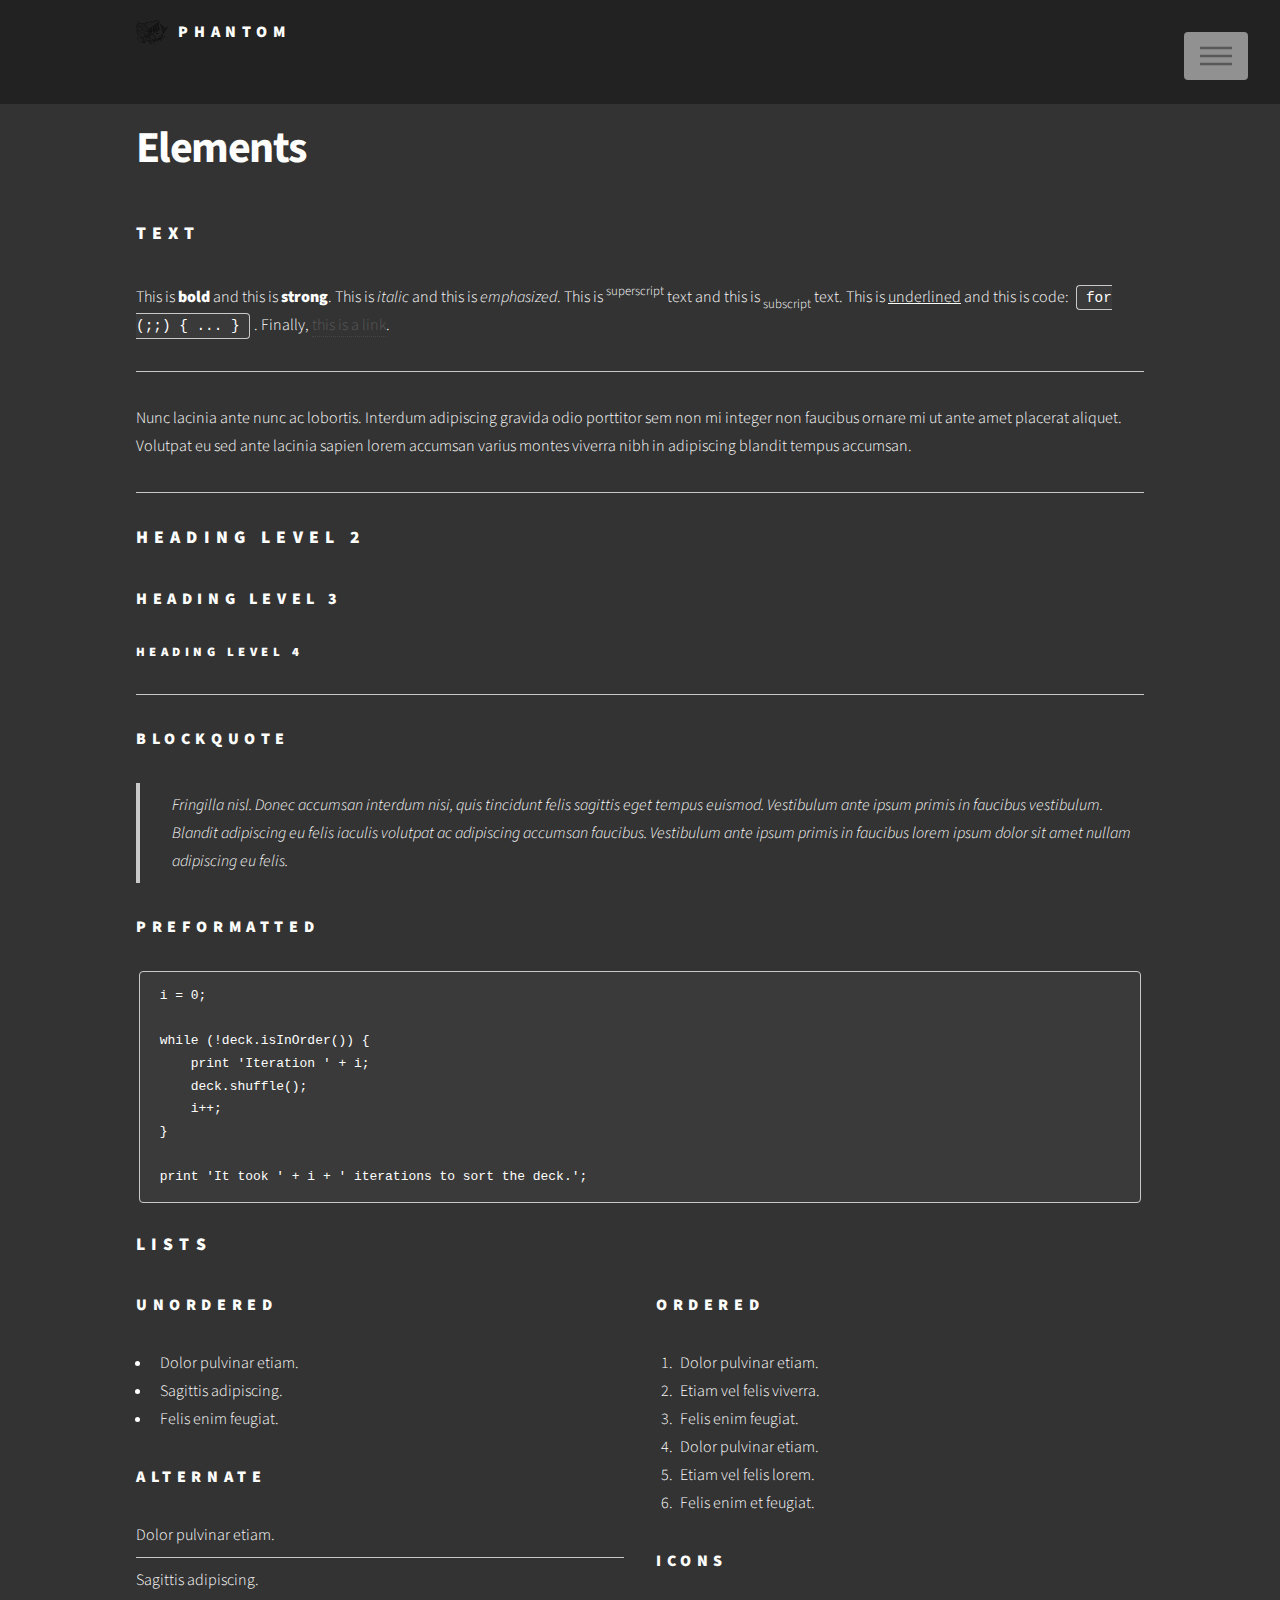
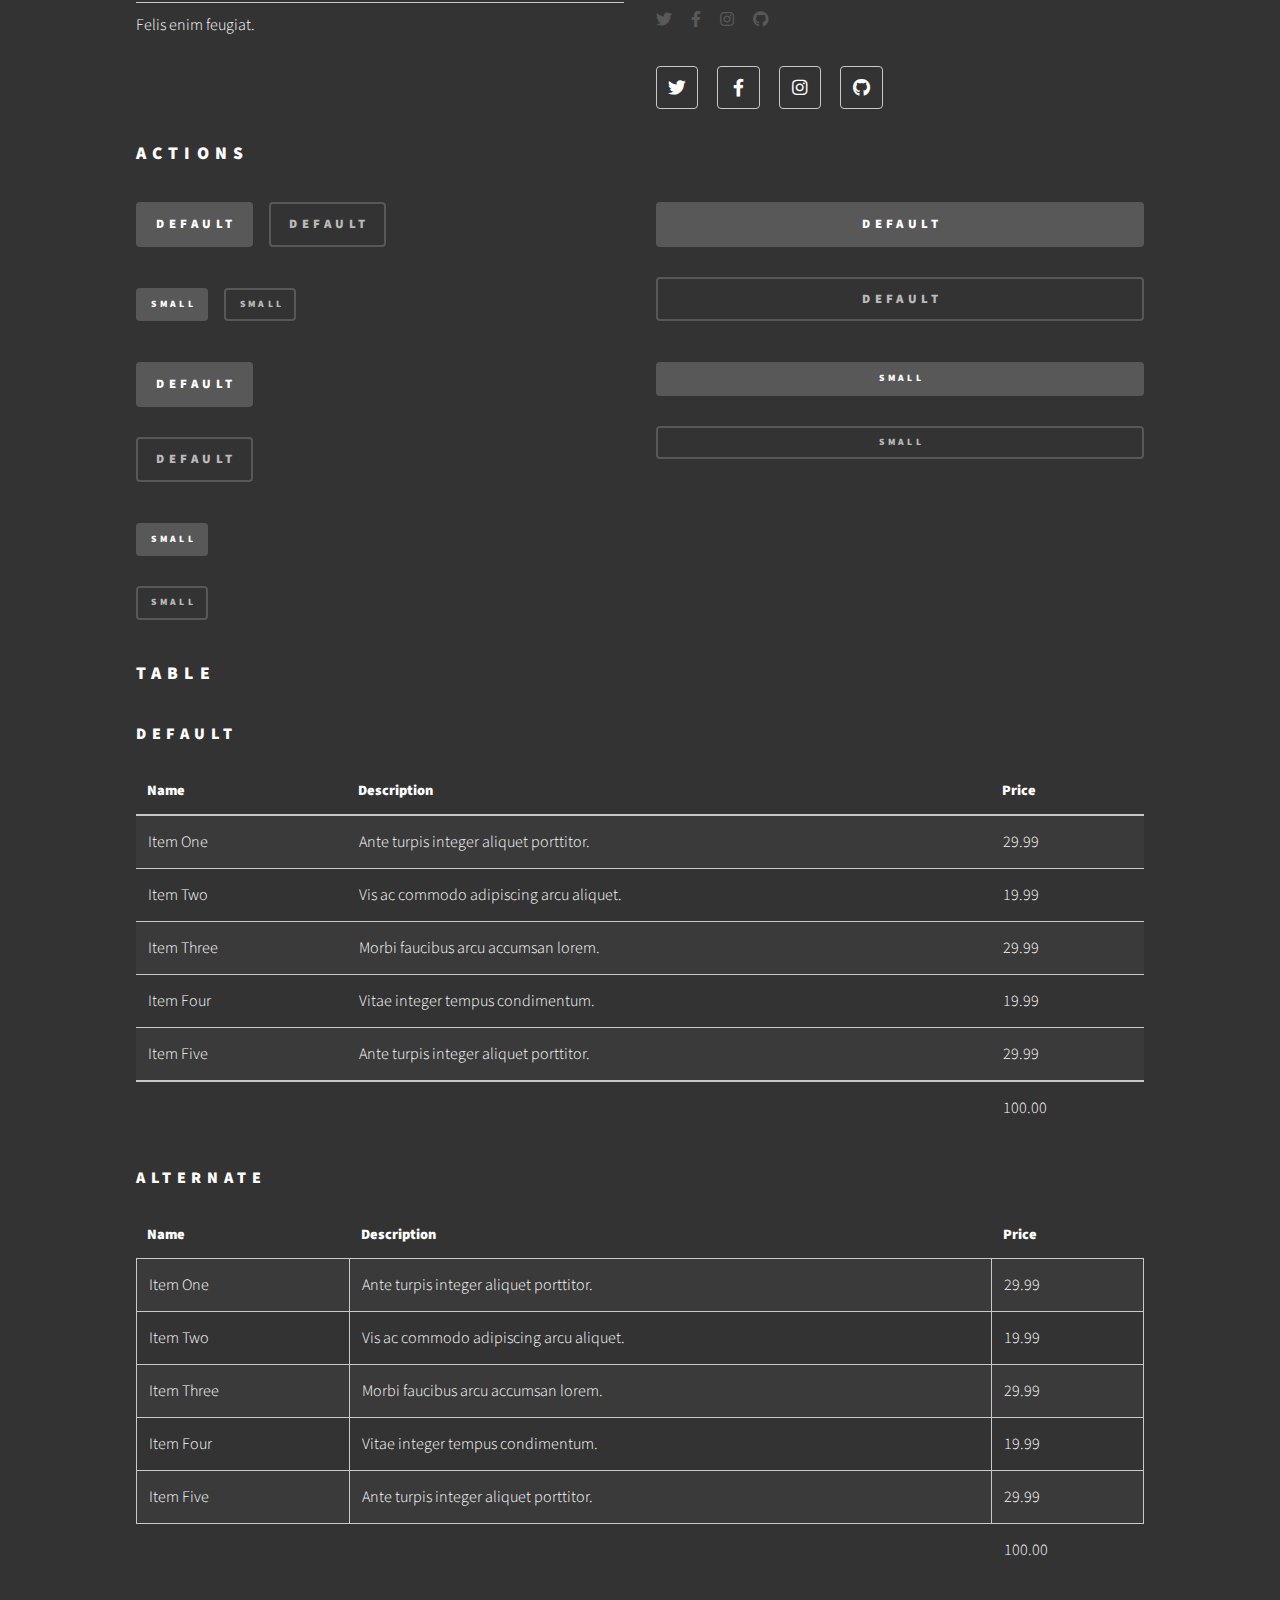
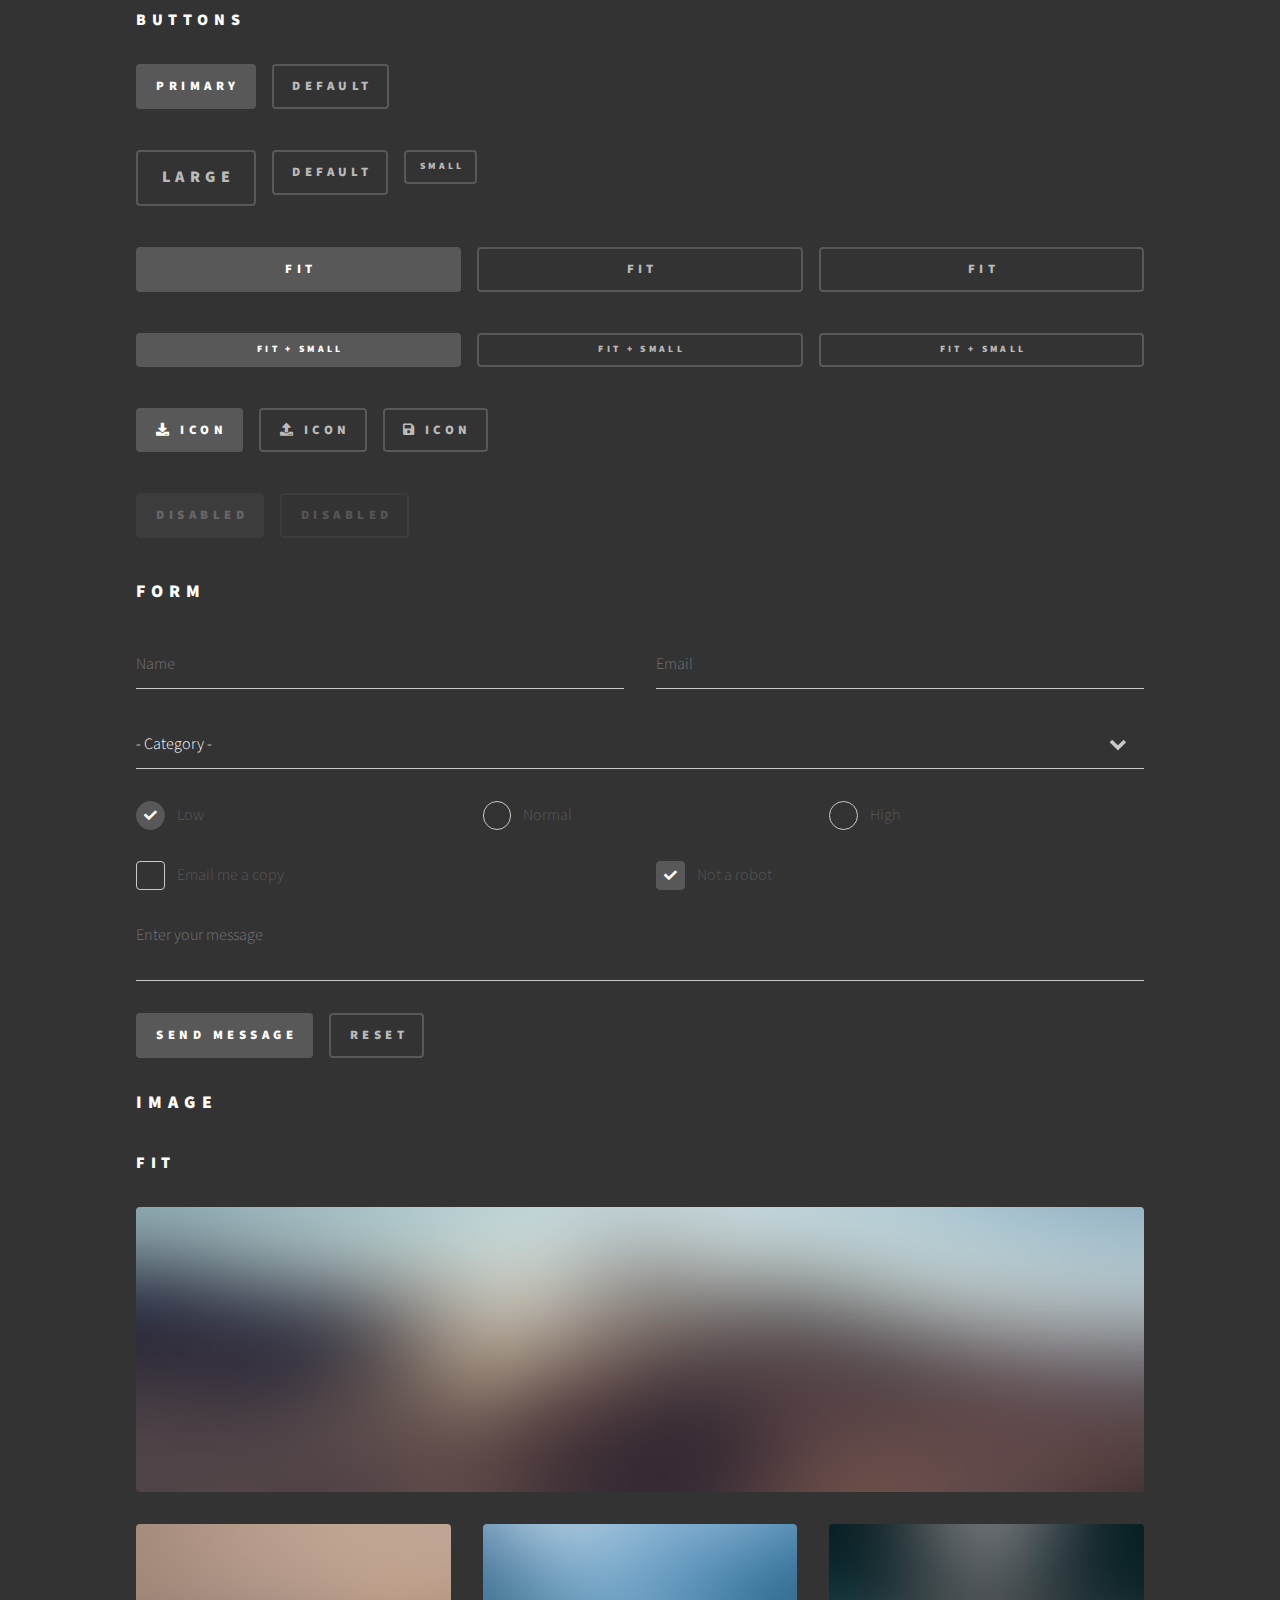
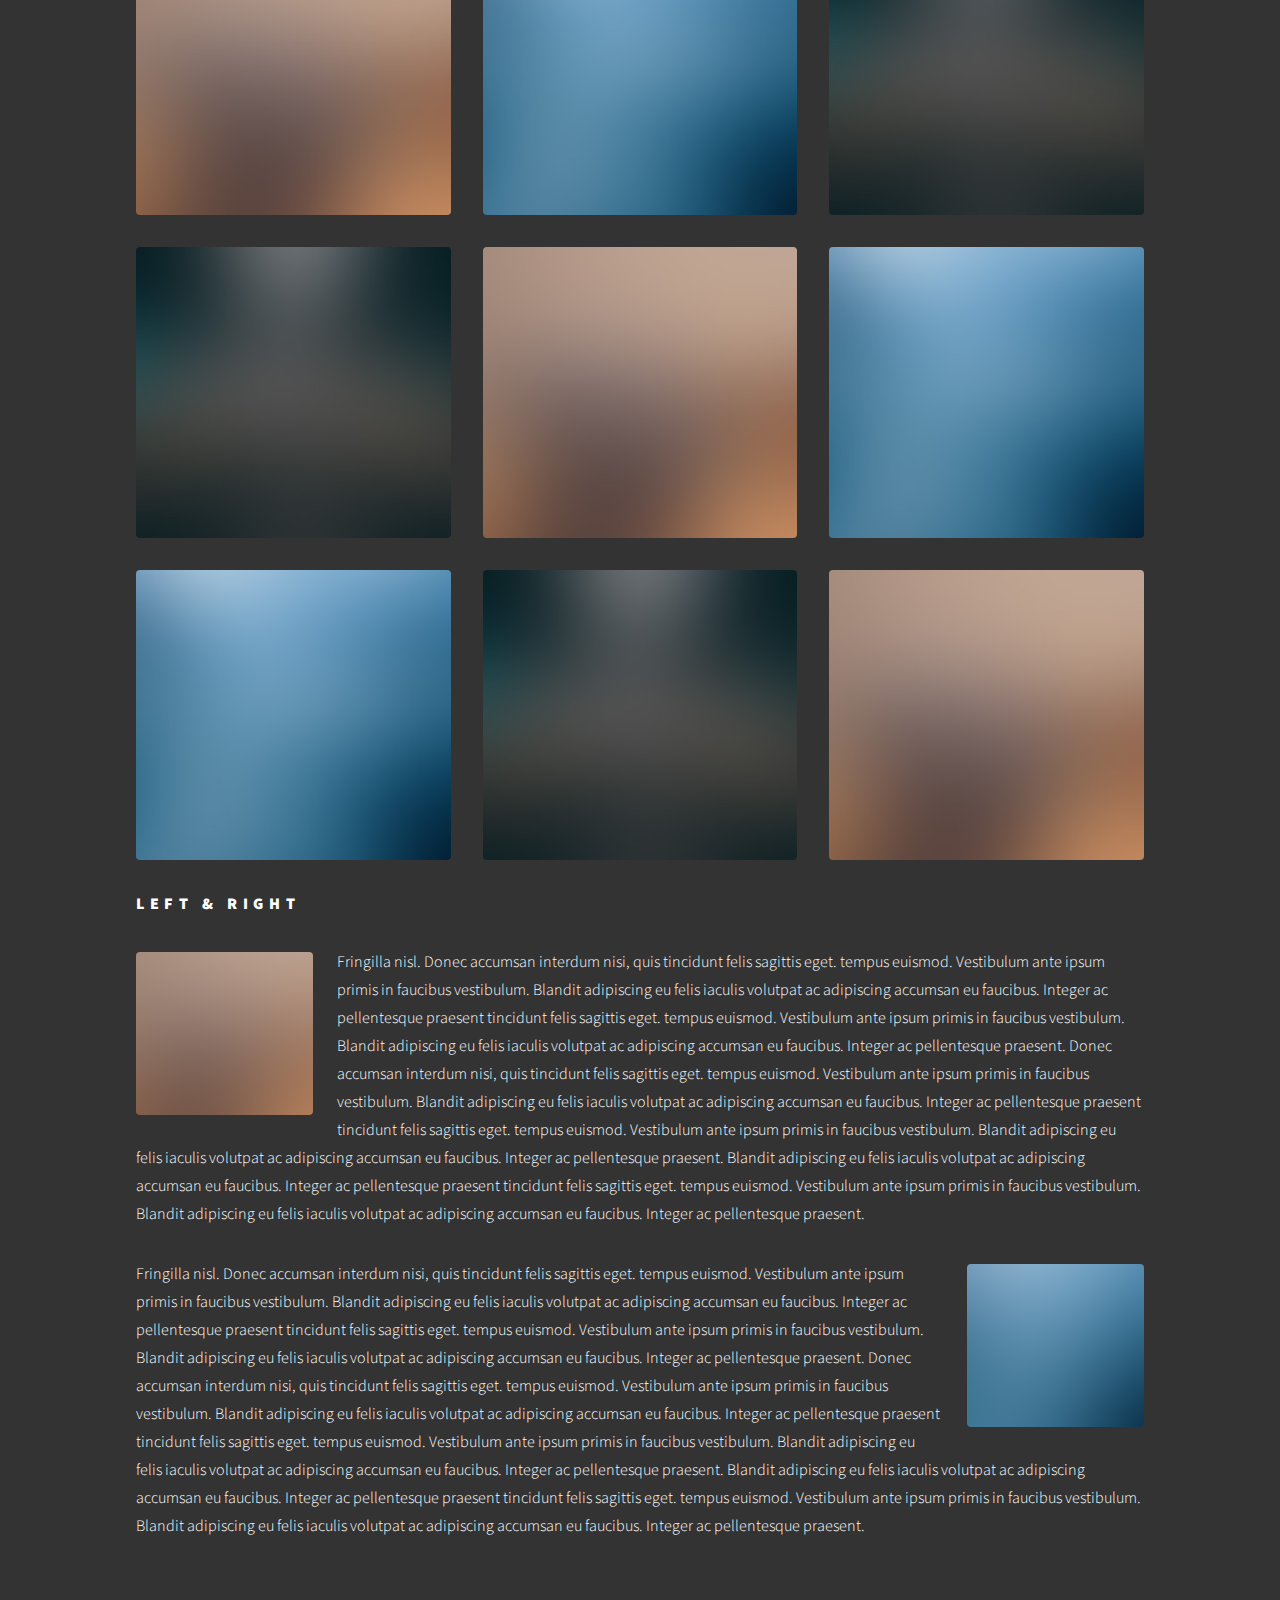
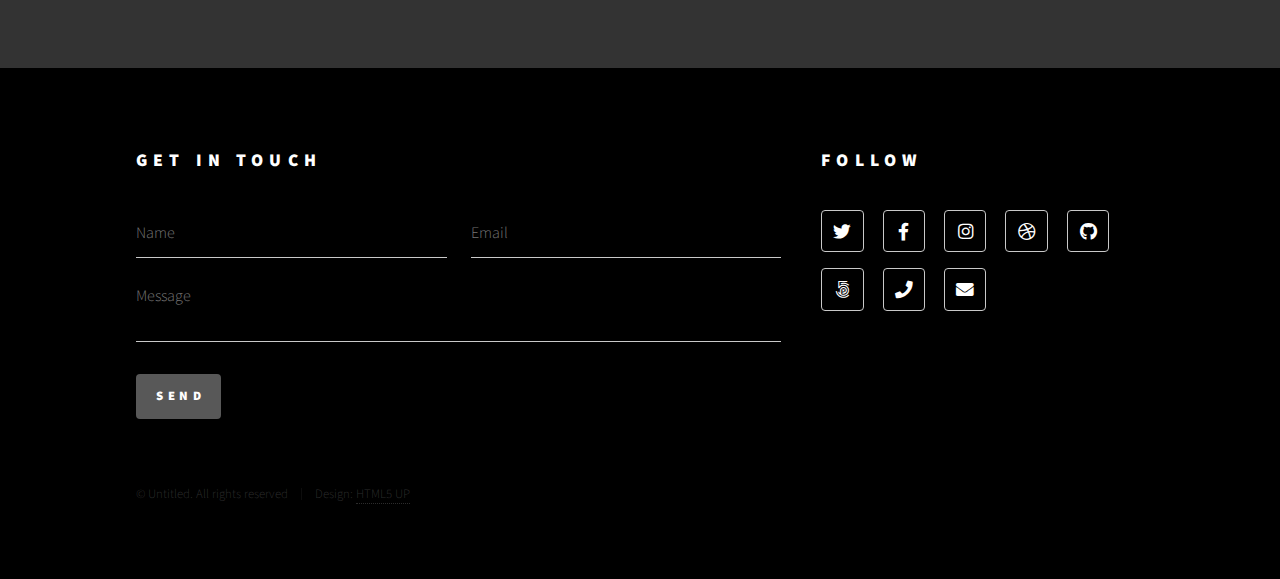
<file: elements.html>
<!DOCTYPE HTML>
<!--
	Phantom by HTML5 UP
	html5up.net | @ajlkn
	Free for personal and commercial use under the CCA 3.0 license (html5up.net/license)
-->
<html>
	<head>
		<title>Elements - Phantom by HTML5 UP</title>
		<meta charset="utf-8" />
		<meta name="viewport" content="width=device-width, initial-scale=1, user-scalable=no" />
		<link rel="stylesheet" href="assets/css/main.css" />
		<noscript><link rel="stylesheet" href="assets/css/noscript.css" /></noscript>
	</head>
	<body class="is-preload">
		<!-- Wrapper -->
			<div id="wrapper">

				<!-- Header -->
					<header id="header">
						<div class="inner">

							<!-- Logo -->
								<a href="index.html" class="logo">
									<span class="symbol"><img src="images/logo.svg" alt="" /></span><span class="title">Phantom</span>
								</a>

							<!-- Nav -->
								<nav>
									<ul>
										<li><a href="#menu">Menu</a></li>
									</ul>
								</nav>

						</div>
					</header>

				<!-- Menu -->
					<nav id="menu">
						<h2>Menu</h2>
						<ul>
							<li><a href="index.html">Home</a></li>
							<li><a href="generic.html">Ipsum veroeros</a></li>
							<li><a href="generic.html">Tempus etiam</a></li>
							<li><a href="generic.html">Consequat dolor</a></li>
							<li><a href="elements.html">Elements</a></li>
						</ul>
					</nav>

				<!-- Main -->
					<div id="main">
						<div class="inner">
							<h1>Elements</h1>

							<!-- Text -->
								<section>
									<h2>Text</h2>
									<p>This is <b>bold</b> and this is <strong>strong</strong>. This is <i>italic</i> and this is <em>emphasized</em>.
									This is <sup>superscript</sup> text and this is <sub>subscript</sub> text.
									This is <u>underlined</u> and this is code: <code>for (;;) { ... }</code>. Finally, <a href="#">this is a link</a>.</p>
									<hr />
									<p>Nunc lacinia ante nunc ac lobortis. Interdum adipiscing gravida odio porttitor sem non mi integer non faucibus ornare mi ut ante amet placerat aliquet. Volutpat eu sed ante lacinia sapien lorem accumsan varius montes viverra nibh in adipiscing blandit tempus accumsan.</p>
									<hr />
									<h2>Heading Level 2</h2>
									<h3>Heading Level 3</h3>
									<h4>Heading Level 4</h4>
									<hr />
									<h3>Blockquote</h3>
									<blockquote>Fringilla nisl. Donec accumsan interdum nisi, quis tincidunt felis sagittis eget tempus euismod. Vestibulum ante ipsum primis in faucibus vestibulum. Blandit adipiscing eu felis iaculis volutpat ac adipiscing accumsan faucibus. Vestibulum ante ipsum primis in faucibus lorem ipsum dolor sit amet nullam adipiscing eu felis.</blockquote>
									<h3>Preformatted</h3>
									<pre><code>i = 0;

while (!deck.isInOrder()) {
    print 'Iteration ' + i;
    deck.shuffle();
    i++;
}

print 'It took ' + i + ' iterations to sort the deck.';</code></pre>
								</section>

							<!-- Lists -->
								<section>
									<h2>Lists</h2>
									<div class="row">
										<div class="col-6 col-12-medium">
											<h3>Unordered</h3>
											<ul>
												<li>Dolor pulvinar etiam.</li>
												<li>Sagittis adipiscing.</li>
												<li>Felis enim feugiat.</li>
											</ul>
											<h3>Alternate</h3>
											<ul class="alt">
												<li>Dolor pulvinar etiam.</li>
												<li>Sagittis adipiscing.</li>
												<li>Felis enim feugiat.</li>
											</ul>
										</div>
										<div class="col-6 col-12-medium">
											<h3>Ordered</h3>
											<ol>
												<li>Dolor pulvinar etiam.</li>
												<li>Etiam vel felis viverra.</li>
												<li>Felis enim feugiat.</li>
												<li>Dolor pulvinar etiam.</li>
												<li>Etiam vel felis lorem.</li>
												<li>Felis enim et feugiat.</li>
											</ol>
											<h3>Icons</h3>
											<ul class="icons">
												<li><a href="#" class="icon brands style1 fa-twitter"><span class="label">Twitter</span></a></li>
												<li><a href="#" class="icon brands style1 fa-facebook-f"><span class="label">Facebook</span></a></li>
												<li><a href="#" class="icon brands style1 fa-instagram"><span class="label">Instagram</span></a></li>
												<li><a href="#" class="icon brands style1 fa-github"><span class="label">Github</span></a></li>
											</ul>
											<ul class="icons">
												<li><a href="#" class="icon brands style2 fa-twitter"><span class="label">Twitter</span></a></li>
												<li><a href="#" class="icon brands style2 fa-facebook-f"><span class="label">Facebook</span></a></li>
												<li><a href="#" class="icon brands style2 fa-instagram"><span class="label">Instagram</span></a></li>
												<li><a href="#" class="icon brands style2 fa-github"><span class="label">Github</span></a></li>
											</ul>
										</div>
									</div>
									<h2>Actions</h2>
									<div class="row">
										<div class="col-6 col-12-medium">
											<ul class="actions">
												<li><a href="#" class="button primary">Default</a></li>
												<li><a href="#" class="button">Default</a></li>
											</ul>
											<ul class="actions small">
												<li><a href="#" class="button primary small">Small</a></li>
												<li><a href="#" class="button small">Small</a></li>
											</ul>
											<ul class="actions stacked">
												<li><a href="#" class="button primary">Default</a></li>
												<li><a href="#" class="button">Default</a></li>
											</ul>
											<ul class="actions stacked">
												<li><a href="#" class="button primary small">Small</a></li>
												<li><a href="#" class="button small">Small</a></li>
											</ul>
										</div>
										<div class="col-6 col-12-medium">
											<ul class="actions stacked">
												<li><a href="#" class="button primary fit">Default</a></li>
												<li><a href="#" class="button fit">Default</a></li>
											</ul>
											<ul class="actions stacked">
												<li><a href="#" class="button primary small fit">Small</a></li>
												<li><a href="#" class="button small fit">Small</a></li>
											</ul>
										</div>
									</div>
								</section>

							<!-- Table -->
								<section>
									<h2>Table</h2>
									<h3>Default</h3>
									<div class="table-wrapper">
										<table>
											<thead>
												<tr>
													<th>Name</th>
													<th>Description</th>
													<th>Price</th>
												</tr>
											</thead>
											<tbody>
												<tr>
													<td>Item One</td>
													<td>Ante turpis integer aliquet porttitor.</td>
													<td>29.99</td>
												</tr>
												<tr>
													<td>Item Two</td>
													<td>Vis ac commodo adipiscing arcu aliquet.</td>
													<td>19.99</td>
												</tr>
												<tr>
													<td>Item Three</td>
													<td> Morbi faucibus arcu accumsan lorem.</td>
													<td>29.99</td>
												</tr>
												<tr>
													<td>Item Four</td>
													<td>Vitae integer tempus condimentum.</td>
													<td>19.99</td>
												</tr>
												<tr>
													<td>Item Five</td>
													<td>Ante turpis integer aliquet porttitor.</td>
													<td>29.99</td>
												</tr>
											</tbody>
											<tfoot>
												<tr>
													<td colspan="2"></td>
													<td>100.00</td>
												</tr>
											</tfoot>
										</table>
									</div>

									<h3>Alternate</h3>
									<div class="table-wrapper">
										<table class="alt">
											<thead>
												<tr>
													<th>Name</th>
													<th>Description</th>
													<th>Price</th>
												</tr>
											</thead>
											<tbody>
												<tr>
													<td>Item One</td>
													<td>Ante turpis integer aliquet porttitor.</td>
													<td>29.99</td>
												</tr>
												<tr>
													<td>Item Two</td>
													<td>Vis ac commodo adipiscing arcu aliquet.</td>
													<td>19.99</td>
												</tr>
												<tr>
													<td>Item Three</td>
													<td> Morbi faucibus arcu accumsan lorem.</td>
													<td>29.99</td>
												</tr>
												<tr>
													<td>Item Four</td>
													<td>Vitae integer tempus condimentum.</td>
													<td>19.99</td>
												</tr>
												<tr>
													<td>Item Five</td>
													<td>Ante turpis integer aliquet porttitor.</td>
													<td>29.99</td>
												</tr>
											</tbody>
											<tfoot>
												<tr>
													<td colspan="2"></td>
													<td>100.00</td>
												</tr>
											</tfoot>
										</table>
									</div>
								</section>

							<!-- Buttons -->
								<section>
									<h3>Buttons</h3>
									<ul class="actions">
										<li><a href="#" class="button primary">Primary</a></li>
										<li><a href="#" class="button">Default</a></li>
									</ul>
									<ul class="actions">
										<li><a href="#" class="button large">Large</a></li>
										<li><a href="#" class="button">Default</a></li>
										<li><a href="#" class="button small">Small</a></li>
									</ul>
									<ul class="actions fit">
										<li><a href="#" class="button primary fit">Fit</a></li>
										<li><a href="#" class="button fit">Fit</a></li>
										<li><a href="#" class="button fit">Fit</a></li>
									</ul>
									<ul class="actions fit small">
										<li><a href="#" class="button primary fit small">Fit + Small</a></li>
										<li><a href="#" class="button fit small">Fit + Small</a></li>
										<li><a href="#" class="button fit small">Fit + Small</a></li>
									</ul>
									<ul class="actions">
										<li><a href="#" class="button primary icon solid fa-download">Icon</a></li>
										<li><a href="#" class="button icon solid fa-upload">Icon</a></li>
										<li><a href="#" class="button icon solid fa-save">Icon</a></li>
									</ul>
									<ul class="actions">
										<li><span class="button primary disabled">Disabled</span></li>
										<li><span class="button disabled">Disabled</span></li>
									</ul>
								</section>

							<!-- Form -->
								<section>
									<h2>Form</h2>
									<form method="post" action="#">
										<div class="row gtr-uniform">
											<div class="col-6 col-12-xsmall">
												<input type="text" name="demo-name" id="demo-name" value="" placeholder="Name" />
											</div>
											<div class="col-6 col-12-xsmall">
												<input type="email" name="demo-email" id="demo-email" value="" placeholder="Email" />
											</div>
											<div class="col-12">
												<select name="demo-category" id="demo-category">
													<option value="">- Category -</option>
													<option value="1">Manufacturing</option>
													<option value="1">Shipping</option>
													<option value="1">Administration</option>
													<option value="1">Human Resources</option>
												</select>
											</div>
											<div class="col-4 col-12-small">
												<input type="radio" id="demo-priority-low" name="demo-priority" checked>
												<label for="demo-priority-low">Low</label>
											</div>
											<div class="col-4 col-12-small">
												<input type="radio" id="demo-priority-normal" name="demo-priority">
												<label for="demo-priority-normal">Normal</label>
											</div>
											<div class="col-4 col-12-small">
												<input type="radio" id="demo-priority-high" name="demo-priority">
												<label for="demo-priority-high">High</label>
											</div>
											<div class="col-6 col-12-small">
												<input type="checkbox" id="demo-copy" name="demo-copy">
												<label for="demo-copy">Email me a copy</label>
											</div>
											<div class="col-6 col-12-small">
												<input type="checkbox" id="demo-human" name="demo-human" checked>
												<label for="demo-human">Not a robot</label>
											</div>
											<div class="col-12">
												<textarea name="demo-message" id="demo-message" placeholder="Enter your message" rows="6"></textarea>
											</div>
											<div class="col-12">
												<ul class="actions">
													<li><input type="submit" value="Send Message" class="primary" /></li>
													<li><input type="reset" value="Reset" /></li>
												</ul>
											</div>
										</div>
									</form>
								</section>

							<!-- Image -->
								<section>
									<h2>Image</h2>
									<h3>Fit</h3>
									<div class="box alt">
										<div class="row gtr-uniform">
											<div class="col-12"><span class="image fit"><img src="images/pic13.jpg" alt="" /></span></div>
											<div class="col-4"><span class="image fit"><img src="images/pic01.jpg" alt="" /></span></div>
											<div class="col-4"><span class="image fit"><img src="images/pic02.jpg" alt="" /></span></div>
											<div class="col-4"><span class="image fit"><img src="images/pic03.jpg" alt="" /></span></div>
											<div class="col-4"><span class="image fit"><img src="images/pic03.jpg" alt="" /></span></div>
											<div class="col-4"><span class="image fit"><img src="images/pic01.jpg" alt="" /></span></div>
											<div class="col-4"><span class="image fit"><img src="images/pic02.jpg" alt="" /></span></div>
											<div class="col-4"><span class="image fit"><img src="images/pic02.jpg" alt="" /></span></div>
											<div class="col-4"><span class="image fit"><img src="images/pic03.jpg" alt="" /></span></div>
											<div class="col-4"><span class="image fit"><img src="images/pic01.jpg" alt="" /></span></div>
										</div>
									</div>
									<h3>Left &amp; Right</h3>
									<p><span class="image left"><img src="images/pic14.jpg" alt="" /></span>Fringilla nisl. Donec accumsan interdum nisi, quis tincidunt felis sagittis eget. tempus euismod. Vestibulum ante ipsum primis in faucibus vestibulum. Blandit adipiscing eu felis iaculis volutpat ac adipiscing accumsan eu faucibus. Integer ac pellentesque praesent tincidunt felis sagittis eget. tempus euismod. Vestibulum ante ipsum primis in faucibus vestibulum. Blandit adipiscing eu felis iaculis volutpat ac adipiscing accumsan eu faucibus. Integer ac pellentesque praesent. Donec accumsan interdum nisi, quis tincidunt felis sagittis eget. tempus euismod. Vestibulum ante ipsum primis in faucibus vestibulum. Blandit adipiscing eu felis iaculis volutpat ac adipiscing accumsan eu faucibus. Integer ac pellentesque praesent tincidunt felis sagittis eget. tempus euismod. Vestibulum ante ipsum primis in faucibus vestibulum. Blandit adipiscing eu felis iaculis volutpat ac adipiscing accumsan eu faucibus. Integer ac pellentesque praesent. Blandit adipiscing eu felis iaculis volutpat ac adipiscing accumsan eu faucibus. Integer ac pellentesque praesent tincidunt felis sagittis eget. tempus euismod. Vestibulum ante ipsum primis in faucibus vestibulum. Blandit adipiscing eu felis iaculis volutpat ac adipiscing accumsan eu faucibus. Integer ac pellentesque praesent.</p>
									<p><span class="image right"><img src="images/pic15.jpg" alt="" /></span>Fringilla nisl. Donec accumsan interdum nisi, quis tincidunt felis sagittis eget. tempus euismod. Vestibulum ante ipsum primis in faucibus vestibulum. Blandit adipiscing eu felis iaculis volutpat ac adipiscing accumsan eu faucibus. Integer ac pellentesque praesent tincidunt felis sagittis eget. tempus euismod. Vestibulum ante ipsum primis in faucibus vestibulum. Blandit adipiscing eu felis iaculis volutpat ac adipiscing accumsan eu faucibus. Integer ac pellentesque praesent. Donec accumsan interdum nisi, quis tincidunt felis sagittis eget. tempus euismod. Vestibulum ante ipsum primis in faucibus vestibulum. Blandit adipiscing eu felis iaculis volutpat ac adipiscing accumsan eu faucibus. Integer ac pellentesque praesent tincidunt felis sagittis eget. tempus euismod. Vestibulum ante ipsum primis in faucibus vestibulum. Blandit adipiscing eu felis iaculis volutpat ac adipiscing accumsan eu faucibus. Integer ac pellentesque praesent. Blandit adipiscing eu felis iaculis volutpat ac adipiscing accumsan eu faucibus. Integer ac pellentesque praesent tincidunt felis sagittis eget. tempus euismod. Vestibulum ante ipsum primis in faucibus vestibulum. Blandit adipiscing eu felis iaculis volutpat ac adipiscing accumsan eu faucibus. Integer ac pellentesque praesent.</p>
								</section>

						</div>
					</div>

				<!-- Footer -->
					<footer id="footer">
						<div class="inner">
							<section>
								<h2>Get in touch</h2>
								<form method="post" action="#">
									<div class="fields">
										<div class="field half">
											<input type="text" name="name" id="name" placeholder="Name" />
										</div>
										<div class="field half">
											<input type="email" name="email" id="email" placeholder="Email" />
										</div>
										<div class="field">
											<textarea name="message" id="message" placeholder="Message"></textarea>
										</div>
									</div>
									<ul class="actions">
										<li><input type="submit" value="Send" class="primary" /></li>
									</ul>
								</form>
							</section>
							<section>
								<h2>Follow</h2>
								<ul class="icons">
									<li><a href="#" class="icon brands style2 fa-twitter"><span class="label">Twitter</span></a></li>
									<li><a href="#" class="icon brands style2 fa-facebook-f"><span class="label">Facebook</span></a></li>
									<li><a href="#" class="icon brands style2 fa-instagram"><span class="label">Instagram</span></a></li>
									<li><a href="#" class="icon brands style2 fa-dribbble"><span class="label">Dribbble</span></a></li>
									<li><a href="#" class="icon brands style2 fa-github"><span class="label">GitHub</span></a></li>
									<li><a href="#" class="icon brands style2 fa-500px"><span class="label">500px</span></a></li>
									<li><a href="#" class="icon solid style2 fa-phone"><span class="label">Phone</span></a></li>
									<li><a href="#" class="icon solid style2 fa-envelope"><span class="label">Email</span></a></li>
								</ul>
							</section>
							<ul class="copyright">
								<li>&copy; Untitled. All rights reserved</li><li>Design: <a href="http://html5up.net">HTML5 UP</a></li>
							</ul>
						</div>
					</footer>

			</div>

		<!-- Scripts -->
			<script src="assets/js/jquery.min.js"></script>
			<script src="assets/js/browser.min.js"></script>
			<script src="assets/js/breakpoints.min.js"></script>
			<script src="assets/js/util.js"></script>
			<script src="assets/js/main.js"></script>

	</body>
</html>
</file>
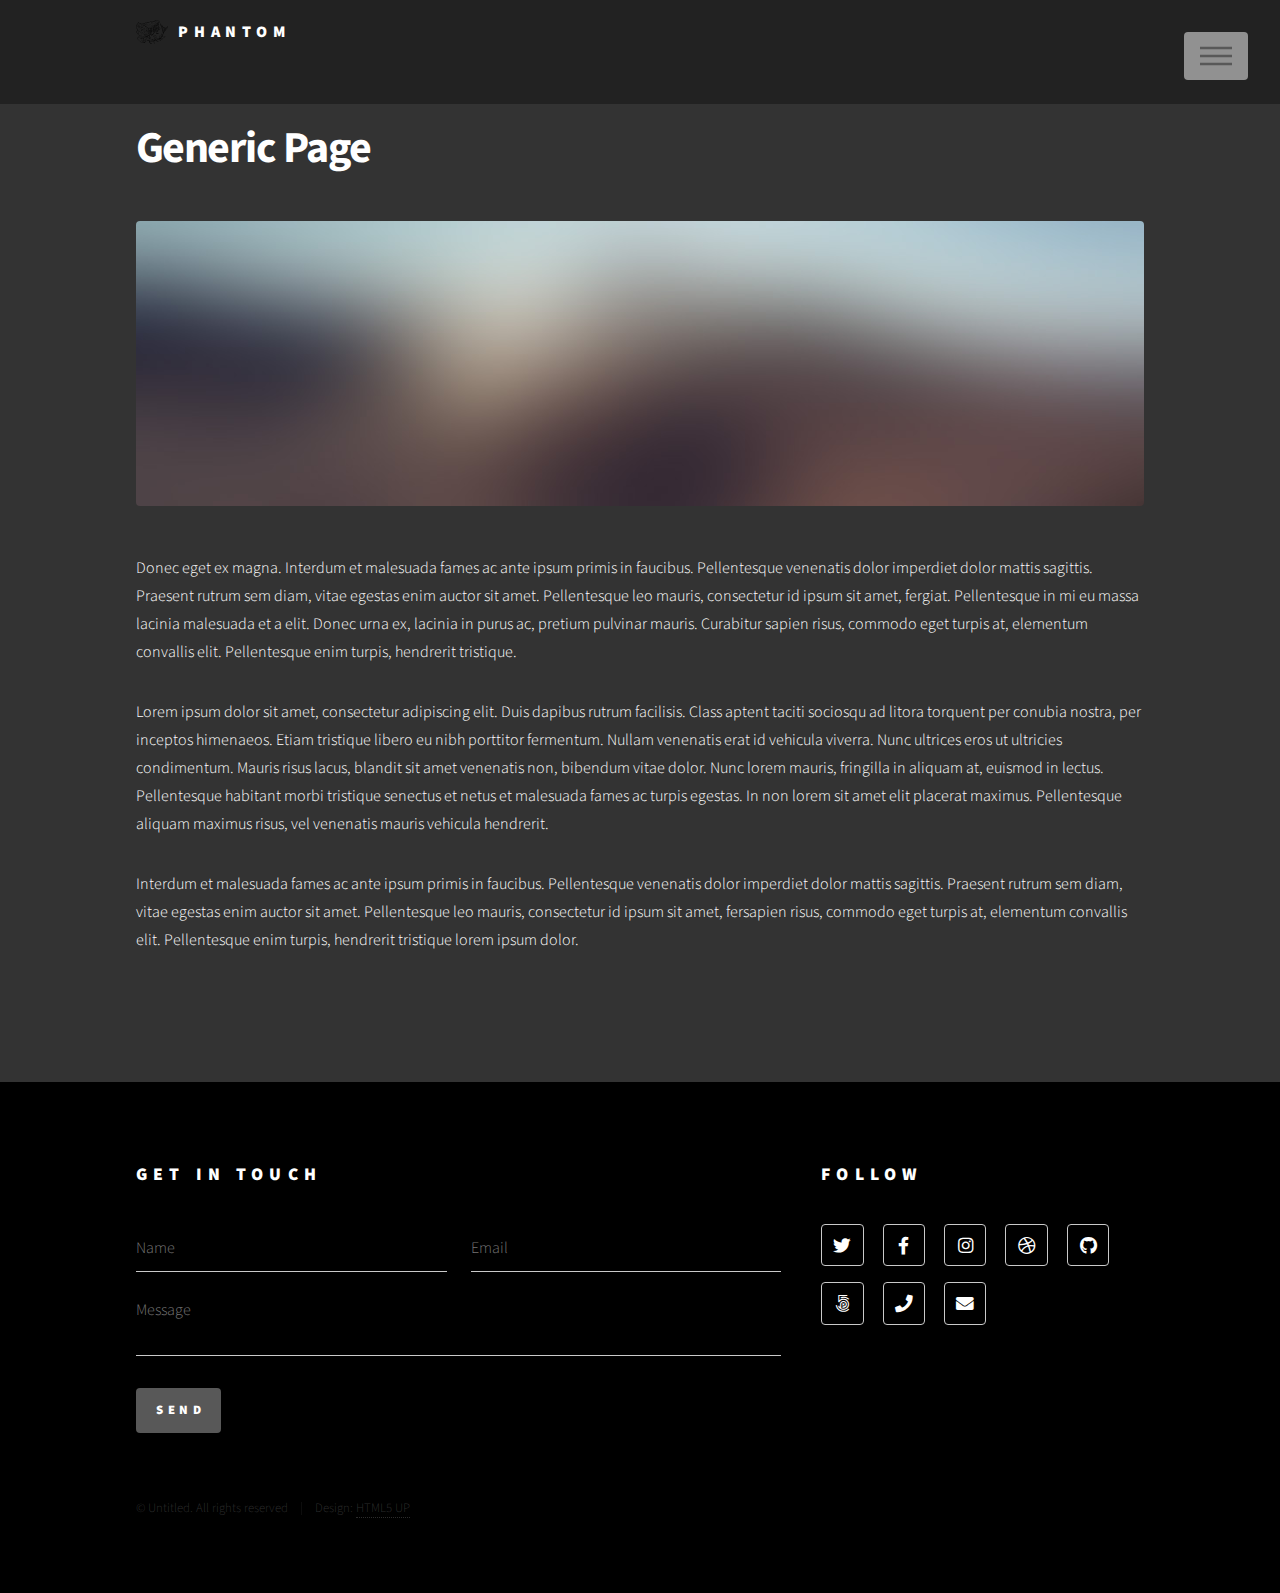
<file: generic.html>
<!DOCTYPE HTML>
<!--
	Phantom by HTML5 UP
	html5up.net | @ajlkn
	Free for personal and commercial use under the CCA 3.0 license (html5up.net/license)
-->
<html>
	<head>
		<title>Generic - Phantom by HTML5 UP</title>
		<meta charset="utf-8" />
		<meta name="viewport" content="width=device-width, initial-scale=1, user-scalable=no" />
		<link rel="stylesheet" href="assets/css/main.css" />
		<noscript><link rel="stylesheet" href="assets/css/noscript.css" /></noscript>
	</head>
	<body class="is-preload">
		<!-- Wrapper -->
			<div id="wrapper">

				<!-- Header -->
					<header id="header">
						<div class="inner">

							<!-- Logo -->
								<a href="index.html" class="logo">
									<span class="symbol"><img src="images/logo.svg" alt="" /></span><span class="title">Phantom</span>
								</a>

							<!-- Nav -->
								<nav>
									<ul>
										<li><a href="#menu">Menu</a></li>
									</ul>
								</nav>

						</div>
					</header>

				<!-- Menu -->
					<nav id="menu">
						<h2>Menu</h2>
						<ul>
							<li><a href="index.html">Home</a></li>
							<li><a href="generic.html">Ipsum veroeros</a></li>
							<li><a href="generic.html">Tempus etiam</a></li>
							<li><a href="generic.html">Consequat dolor</a></li>
							<li><a href="elements.html">Elements</a></li>
						</ul>
					</nav>

				<!-- Main -->
					<div id="main">
						<div class="inner">
							<h1>Generic Page</h1>
							<span class="image main"><img src="images/pic13.jpg" alt="" /></span>
							<p>Donec eget ex magna. Interdum et malesuada fames ac ante ipsum primis in faucibus. Pellentesque venenatis dolor imperdiet dolor mattis sagittis. Praesent rutrum sem diam, vitae egestas enim auctor sit amet. Pellentesque leo mauris, consectetur id ipsum sit amet, fergiat. Pellentesque in mi eu massa lacinia malesuada et a elit. Donec urna ex, lacinia in purus ac, pretium pulvinar mauris. Curabitur sapien risus, commodo eget turpis at, elementum convallis elit. Pellentesque enim turpis, hendrerit tristique.</p>
							<p>Lorem ipsum dolor sit amet, consectetur adipiscing elit. Duis dapibus rutrum facilisis. Class aptent taciti sociosqu ad litora torquent per conubia nostra, per inceptos himenaeos. Etiam tristique libero eu nibh porttitor fermentum. Nullam venenatis erat id vehicula viverra. Nunc ultrices eros ut ultricies condimentum. Mauris risus lacus, blandit sit amet venenatis non, bibendum vitae dolor. Nunc lorem mauris, fringilla in aliquam at, euismod in lectus. Pellentesque habitant morbi tristique senectus et netus et malesuada fames ac turpis egestas. In non lorem sit amet elit placerat maximus. Pellentesque aliquam maximus risus, vel venenatis mauris vehicula hendrerit.</p>
							<p>Interdum et malesuada fames ac ante ipsum primis in faucibus. Pellentesque venenatis dolor imperdiet dolor mattis sagittis. Praesent rutrum sem diam, vitae egestas enim auctor sit amet. Pellentesque leo mauris, consectetur id ipsum sit amet, fersapien risus, commodo eget turpis at, elementum convallis elit. Pellentesque enim turpis, hendrerit tristique lorem ipsum dolor.</p>
						</div>
					</div>

				<!-- Footer -->
					<footer id="footer">
						<div class="inner">
							<section>
								<h2>Get in touch</h2>
								<form method="post" action="#">
									<div class="fields">
										<div class="field half">
											<input type="text" name="name" id="name" placeholder="Name" />
										</div>
										<div class="field half">
											<input type="email" name="email" id="email" placeholder="Email" />
										</div>
										<div class="field">
											<textarea name="message" id="message" placeholder="Message"></textarea>
										</div>
									</div>
									<ul class="actions">
										<li><input type="submit" value="Send" class="primary" /></li>
									</ul>
								</form>
							</section>
							<section>
								<h2>Follow</h2>
								<ul class="icons">
									<li><a href="#" class="icon brands style2 fa-twitter"><span class="label">Twitter</span></a></li>
									<li><a href="#" class="icon brands style2 fa-facebook-f"><span class="label">Facebook</span></a></li>
									<li><a href="#" class="icon brands style2 fa-instagram"><span class="label">Instagram</span></a></li>
									<li><a href="#" class="icon brands style2 fa-dribbble"><span class="label">Dribbble</span></a></li>
									<li><a href="#" class="icon brands style2 fa-github"><span class="label">GitHub</span></a></li>
									<li><a href="#" class="icon brands style2 fa-500px"><span class="label">500px</span></a></li>
									<li><a href="#" class="icon solid style2 fa-phone"><span class="label">Phone</span></a></li>
									<li><a href="#" class="icon solid style2 fa-envelope"><span class="label">Email</span></a></li>
								</ul>
							</section>
							<ul class="copyright">
								<li>&copy; Untitled. All rights reserved</li><li>Design: <a href="http://html5up.net">HTML5 UP</a></li>
							</ul>
						</div>
					</footer>

			</div>

		<!-- Scripts -->
			<script src="assets/js/jquery.min.js"></script>
			<script src="assets/js/browser.min.js"></script>
			<script src="assets/js/breakpoints.min.js"></script>
			<script src="assets/js/util.js"></script>
			<script src="assets/js/main.js"></script>

	</body>
</html>
</file>
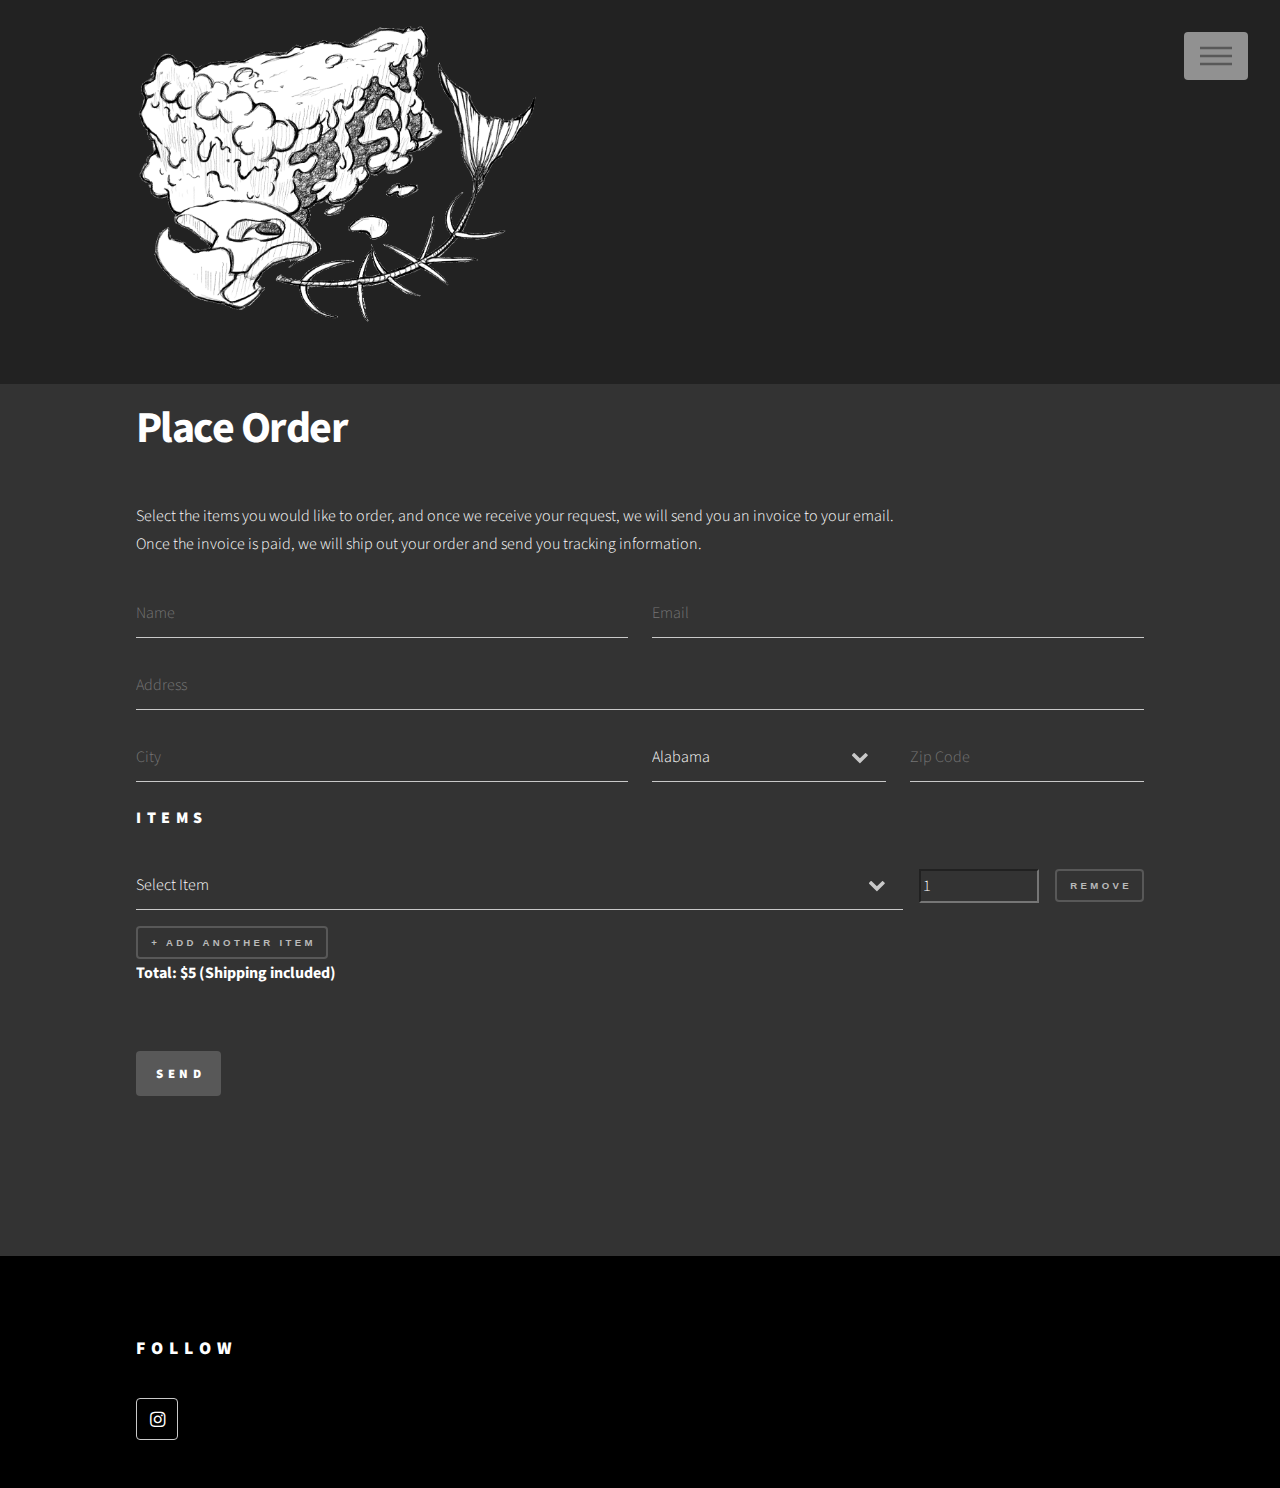
<file: order.html>
<!DOCTYPE HTML>
<!--
	Phantom by HTML5 UP
	html5up.net | @ajlkn
	Free for personal and commercial use under the CCA 3.0 license (html5up.net/license)
-->
<html>
	<head>
		<title>FishCake Collective</title>
		<meta charset="utf-8" />
		<meta name="viewport" content="width=device-width, initial-scale=1, user-scalable=no" />
		<link rel="stylesheet" href="assets/css/main.css" />
		<noscript><link rel="stylesheet" href="assets/css/noscript.css" /></noscript>
	</head>
	<body class="is-preload">
		<!-- Wrapper -->
			<div id="wrapper">

				<!-- Header -->
					<header id="header">
						<div class="inner">

							<!-- Logo -->
								<a href="index.html" class="logo">
									<span class="image"><img src="images/logo.png" width ="400" alt="FishCake Collective logo" /></span>
								</a>

							<!-- Nav -->
								<nav>
									<ul>
										<li><a href="#menu">Menu</a></li>
									</ul>
								</nav>

						</div>
					</header>

				<!-- Menu -->
					<nav id="menu">
						<h2>Menu</h2>
						<ul>
							<li><a href="index.html">Home</a></li>
							<li><a href="order.html">Place Order</a></li>
						</ul>
					</nav>

				<!-- Main -->
					<div id="main">
						<div class="inner">
							<h1>Place Order</h1>
							<p>Select the items you would like to order, and once we receive your request, we will send you an invoice to your email.
								<br>Once the invoice is paid, we will ship out your order and send you tracking information.
							</p>
							<form method="post" action="https://formspree.io/f/xeejnvyo">
								<div class="fields">
									<div class="field half">
										<input type="text" name="Name" placeholder="Name" required/>
									</div>
									<div class="field half">
										<input type="email" name="Email" placeholder="Email" required/>
									</div>
									<div class="field">
										<input type="text" name="Address" placeholder="Address" required/>
									</div>
									<div class="field half">
										<input type="text" name="City" placeholder="City" required/>
									</div>
									<div class="field quarter">
										<select name="State" required>
											<option value="AL">Alabama</option>
											<option value="AK">Alaska</option>
											<option value="AZ">Arizona</option>
											<option value="AR">Arkansas</option>
											<option value="CA">California</option>
											<option value="CO">Colorado</option>
											<option value="CT">Connecticut</option>
											<option value="DE">Delaware</option>
											<option value="DC">District Of Columbia</option>
											<option value="FL">Florida</option>
											<option value="GA">Georgia</option>
											<option value="HI">Hawaii</option>
											<option value="ID">Idaho</option>
											<option value="IL">Illinois</option>
											<option value="IN">Indiana</option>
											<option value="IA">Iowa</option>
											<option value="KS">Kansas</option>
											<option value="KY">Kentucky</option>
											<option value="LA">Louisiana</option>
											<option value="ME">Maine</option>
											<option value="MD">Maryland</option>
											<option value="MA">Massachusetts</option>
											<option value="MI">Michigan</option>
											<option value="MN">Minnesota</option>
											<option value="MS">Mississippi</option>
											<option value="MO">Missouri</option>
											<option value="MT">Montana</option>
											<option value="NE">Nebraska</option>
											<option value="NV">Nevada</option>
											<option value="NH">New Hampshire</option>
											<option value="NJ">New Jersey</option>
											<option value="NM">New Mexico</option>
											<option value="NY">New York</option>
											<option value="NC">North Carolina</option>
											<option value="ND">North Dakota</option>
											<option value="OH">Ohio</option>
											<option value="OK">Oklahoma</option>
											<option value="OR">Oregon</option>
											<option value="PA">Pennsylvania</option>
											<option value="RI">Rhode Island</option>
											<option value="SC">South Carolina</option>
											<option value="SD">South Dakota</option>
											<option value="TN">Tennessee</option>
											<option value="TX">Texas</option>
											<option value="UT">Utah</option>
											<option value="VT">Vermont</option>
											<option value="VA">Virginia</option>
											<option value="WA">Washington</option>
											<option value="WV">West Virginia</option>
											<option value="WI">Wisconsin</option>
											<option value="WY">Wyoming</option>
										</select>
									</div>
									<div class="field quarter">
										<input type="text" name="Zip" placeholder="Zip Code" required/>
									</div>

									<!-- Order Items -->
									<div class="field">
										<h3>Items</h3>

										<div id="items-container">
											<div class="item-row">
											<select name="Items" required id="items-select">
												<option value="">Select Item</option>

												<!-- Stickers -->
												<option value="Red Velvet Worm" class="sticker">Red Velvet Worm</option>
												<option value="Blue Dobson Fly" class="sticker">Blue Dobson Fly</option>
												<option value="Purple Sheep Ked" class="sticker">Purple Sheep Ked</option>
												<option value="Ironworm" class="sticker">Ironworm</option>
												<option value="Takopi" class="sticker">Takopi</option>
												<option value="Keroro" class="sticker">Keroro</option>
												<option value="Fisherman's Money Spread" class="sticker">Fisherman's Money Spread</option>
												<option value="Wasted Fisherman" class="sticker">Wasted Fisherman</option>
												<option value="Reacting Fisherman" class="sticker">Reacting Fisherman</option>
												<option value="Pointing Fisherman" class="sticker">Pointing Fisherman</option>
												<option value="Yian Kut-ku" class="sticker">Yian Kut-ku</option>
												<option value="Khezu" class="sticker">Khezu</option>
												<option value="Basilisk" class="sticker">Basilisk</option>
												<option value="Mimic" class="sticker">Mimic</option>
												<option value="Paras" class="sticker">Paras</option>
												<option value="Crustle" class="sticker">Crustle</option>

												<!-- Resin -->
												<option value="Red Velvet Worm" class="resin">Red Velvet Worm</option>
												<option value="Blue Velvet Worm" class="resin">Blue Velvet Worm</option>
												<option value="Purple Velvet Worm" class="resin">Purple Velvet Worm</option>
												<option value="Red Dobson Fly" class="resin">Red Dobson Fly</option>
												<option value="Blue Dobson Fly" class="resin">Blue Dobson Fly</option>
												<option value="Purple Dobson Fly" class="resin">Purple Dobson Fly</option>
												<option value="Red Sheep Ked" class="resin">Red Sheep Ked</option>
												<option value="Blue Sheep Ked" class="resin">Blue Sheep Ked</option>
												<option value="Purple Sheep Ked" class="resin">Purple Sheep Ked</option>

												<!-- Postcards -->
												<option value="The Cunning Linguist" class="postcard">The Cunning Linguist</option>
												<option value="Robot Sketch" class="postcard">Robot Sketch</option>
												<option value="WEIRD HORSE" class="postcard">WEIRD HORSE</option>
												<option value="What I saw In That Room" class="postcard">What I saw In That Room</option>
												<option value="Ebolable" class="postcard">Ebolable</option>
												<option value="JUST CUT THE CORD" class="postcard">JUST CUT THE CORD</option>
												<option value="Love Love Miku!" class="postcard">Love Love Miku!</option>
											</select>


												<input
													type="number"
													name="Quantites"
													min="1"
													value="1"
													placeholder="Qty"
													required
												/>

												<button type="button" class="button small remove-item">
													Remove
												</button>
											</div>
										</div>

										<button type="button" class="button small" id="add-item">
											+ Add Another Item
										</button>
									</div>


								</div>



								<ul class="actions">
									<li><input type="submit" value="Send" class="primary" /></li>
								</ul>
							</form>
						</div>
					</div>

				<!-- Footer -->
					<footer id="footer">
						<div class="inner">
							<section>
								<h2>Follow</h2>
								<ul class="icons">
									<li><a href="https://www.instagram.com/fishcakecollective/" class="icon brands style2 fa-instagram"><span class="label">Instagram</span></a></li>
								</ul>
							</section>
						</div>
					</footer>

			</div>

		<!-- Scripts -->
			<script src="assets/js/jquery.min.js"></script>
			<script src="assets/js/browser.min.js"></script>
			<script src="assets/js/breakpoints.min.js"></script>
			<script src="assets/js/util.js"></script>
			<script src="assets/js/main.js"></script>
			<script src="assets/js/orders.js"></script>
			<script src="assets/js/submit.js"></script>
			<script src="assets/js/prices.js"></script>
			<script src="assets/js/pricing.js"></script>
			</script>
	</body>

</html>
</file>
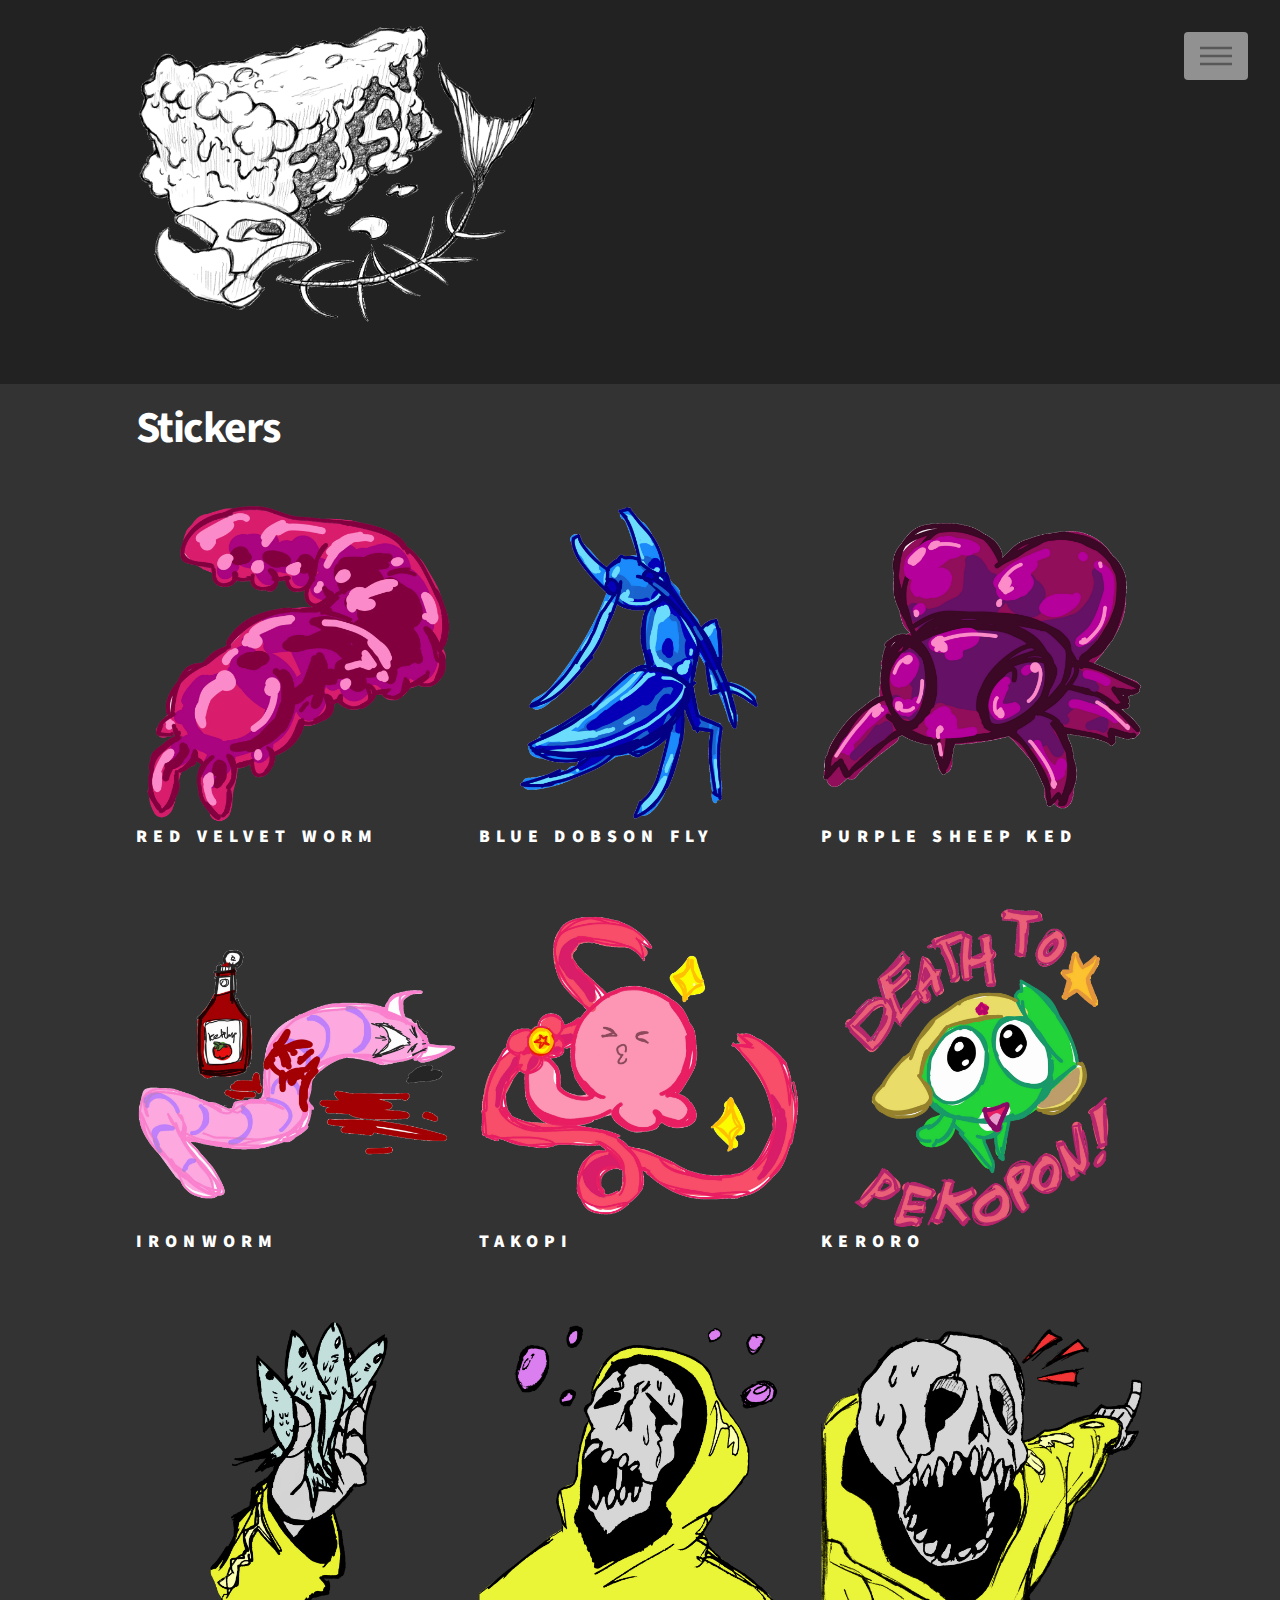
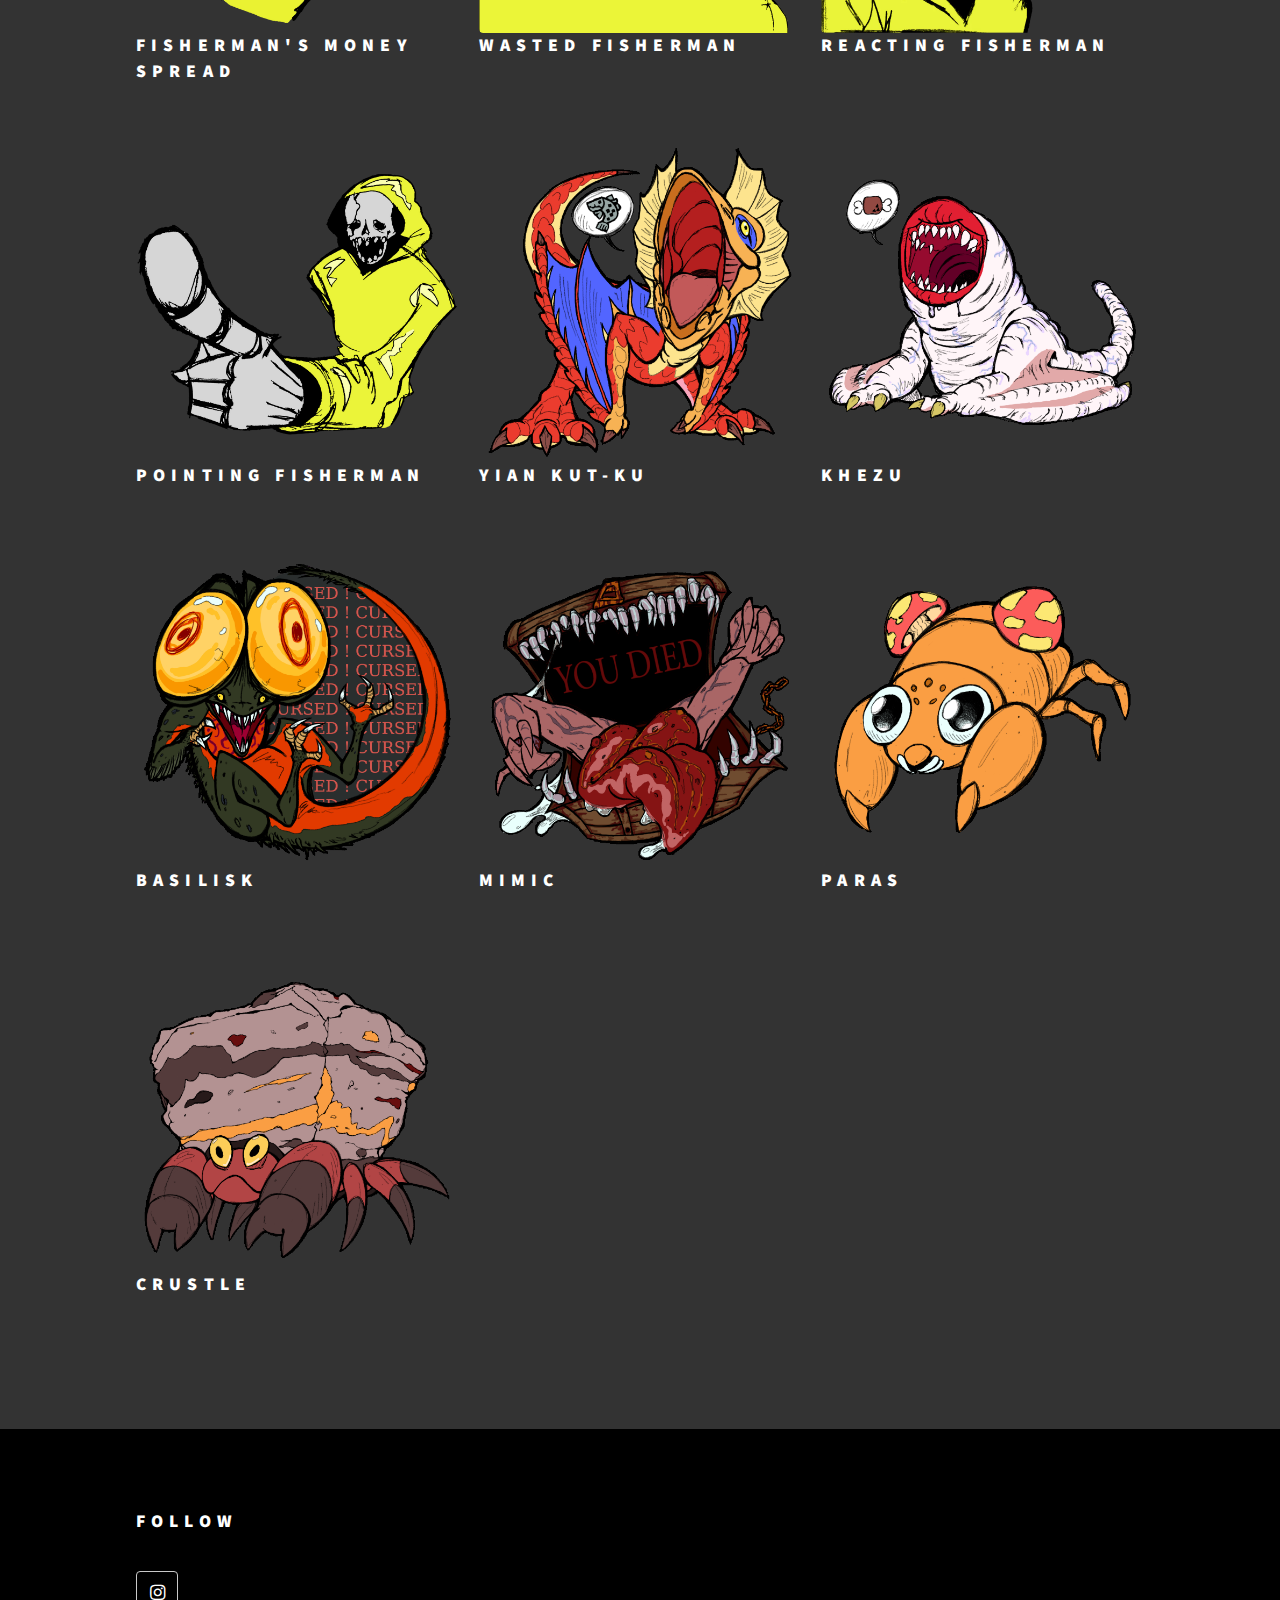
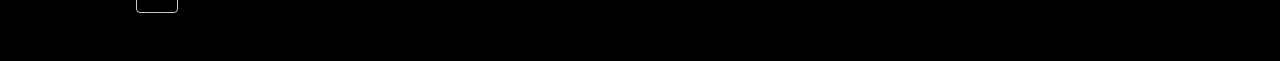
<file: stickers.html>
<!DOCTYPE HTML>
<!--
	Phantom by HTML5 UP
	html5up.net | @ajlkn
	Free for personal and commercial use under the CCA 3.0 license (html5up.net/license)
-->
<html>
	<head>
		<title>FishCake Collective</title>
		<meta charset="utf-8" />
		<meta name="viewport" content="width=device-width, initial-scale=1, user-scalable=no" />
		<link rel="stylesheet" href="assets/css/main.css" />
		<noscript><link rel="stylesheet" href="assets/css/noscript.css" /></noscript>
	</head>
	<body class="is-preload">
		<!-- Wrapper -->
			<div id="wrapper">

				<!-- Header -->
					<header id="header">
						<div class="inner">

							<!-- Logo -->
								<a href="index.html" class="logo">
									<span class="image"><img src="images/logo.png" width ="400" alt="FishCake Collective logo" /></span>
								</a>

							<!-- Nav -->
								<nav>
									<ul>
										<li><a href="#menu">Menu</a></li>
									</ul>
								</nav>

						</div>
					</header>

				<!-- Menu -->
					<nav id="menu">
						<h2>Menu</h2>
						<ul>
							<li><a href="index.html">Home</a></li>
							<li><a href="order.html">Place Order</a></li>
						</ul>
					</nav>

				<!-- Main -->
					<div id="main">
						<div class="inner">
							<h1>Stickers</h1>
							<section class="tiles">
								<article class="image">
									<span class="image">
										<img src="images/products/redwormsticker.png" alt="Red Velvet Worm" />
									</span>
										<h2>Red Velvet Worm</h2>
								</article>

								<article class="image">
									<span class="image">
										<img src="images/products/blueflysticker.png" alt="Blue Dobson Fly" />
									</span>
										<h2>Blue Dobson Fly</h2>
								</article>

								<article class="image">
									<span class="image">
										<img src="images/products/purplekedsticker.png" alt="Purple Sheep Ked" />
									</span>
										<h2>Purple Sheep Ked</h2>
								</article>

								<article class="image">
									<span class="image">
										<img src="images/products/ironworm.png" alt="Ironworm" />
									</span>
										<h2>Ironworm</h2>
								</article>

								<article class="image">
									<span class="image">
										<img src="images/products/takopi.png" alt="Takopi" />
									</span>
										<h2>Takopi</h2>
								</article>
								
								<article class="image">
									<span class="image">
										<img src="images/products/keroro.png" alt="Keroro" />
									</span>
										<h2>Keroro</h2>
								</article>
								
								<article class="image">
									<span class="image">
										<img src="images/products/fishdollars.png" alt="Fisherman's Money Spread" />
									</span>
										<h2>Fisherman's Money Spread</h2>
								</article>
							
								<article class="image">
									<span class="image">
										<img src="images/products/wasted.png" alt="Wasted Fisherman" />
									</span>
										<h2>Wasted Fisherman</h2>
								</article>
								
								<article class="image">
									<span class="image">
										<img src="images/products/reacting.png" alt="Reacting Fisherman" />
									</span>
										<h2>Reacting Fisherman</h2>
								</article>
								
								<article class="image">
									<span class="image">
										<img src="images/products/pointing.png" alt="Pointing Fisherman" />
									</span>
										<h2>Pointing Fisherman</h2>
								</article>
								
								<article class="image">
									<span class="image">
										<img src="images/products/kutku.png" alt="Yian Kut-ku" />
									</span>
										<h2>Yian Kut-ku</h2>
								</article>
								
								<article class="image">
									<span class="image">
										<img src="images/products/khezu.png" alt="Khezu" />
									</span>
										<h2>Khezu</h2>
								</article>
								
								<article class="image">
									<span class="image">
										<img src="images/products/basilisk.png" alt="Basilisk" />
									</span>
										<h2>Basilisk</h2>
								</article>

								<article class="image">
									<span class="image">
										<img src="images/products/mimic.png" alt="Mimic" />
									</span>
										<h2>Mimic</h2>
								</article>
								
								<article class="image">
									<span class="image">
										<img src="images/products/paras.png" alt="Paras" />
									</span>
										<h2>Paras</h2>
								</article>
								
								<article class="image">
									<span class="image">
										<img src="images/products/crustle.png" alt="Crustle" />
									</span>
										<h2>Crustle</h2>
								</article>
							</section>
						</div>
					</div>

				<!-- Footer -->
					<footer id="footer">
						<div class="inner">
							<section>
								<h2>Follow</h2>
								<ul class="icons">
									<li><a href="https://www.instagram.com/fishcakecollective/" class="icon brands style2 fa-instagram"><span class="label">Instagram</span></a></li>
								</ul>
							</section>
						</div>
					</footer>

			</div>

		<!-- Scripts -->
			<script src="assets/js/jquery.min.js"></script>
			<script src="assets/js/browser.min.js"></script>
			<script src="assets/js/breakpoints.min.js"></script>
			<script src="assets/js/util.js"></script>
			<script src="assets/js/main.js"></script>

	</body>
</html>
</file>
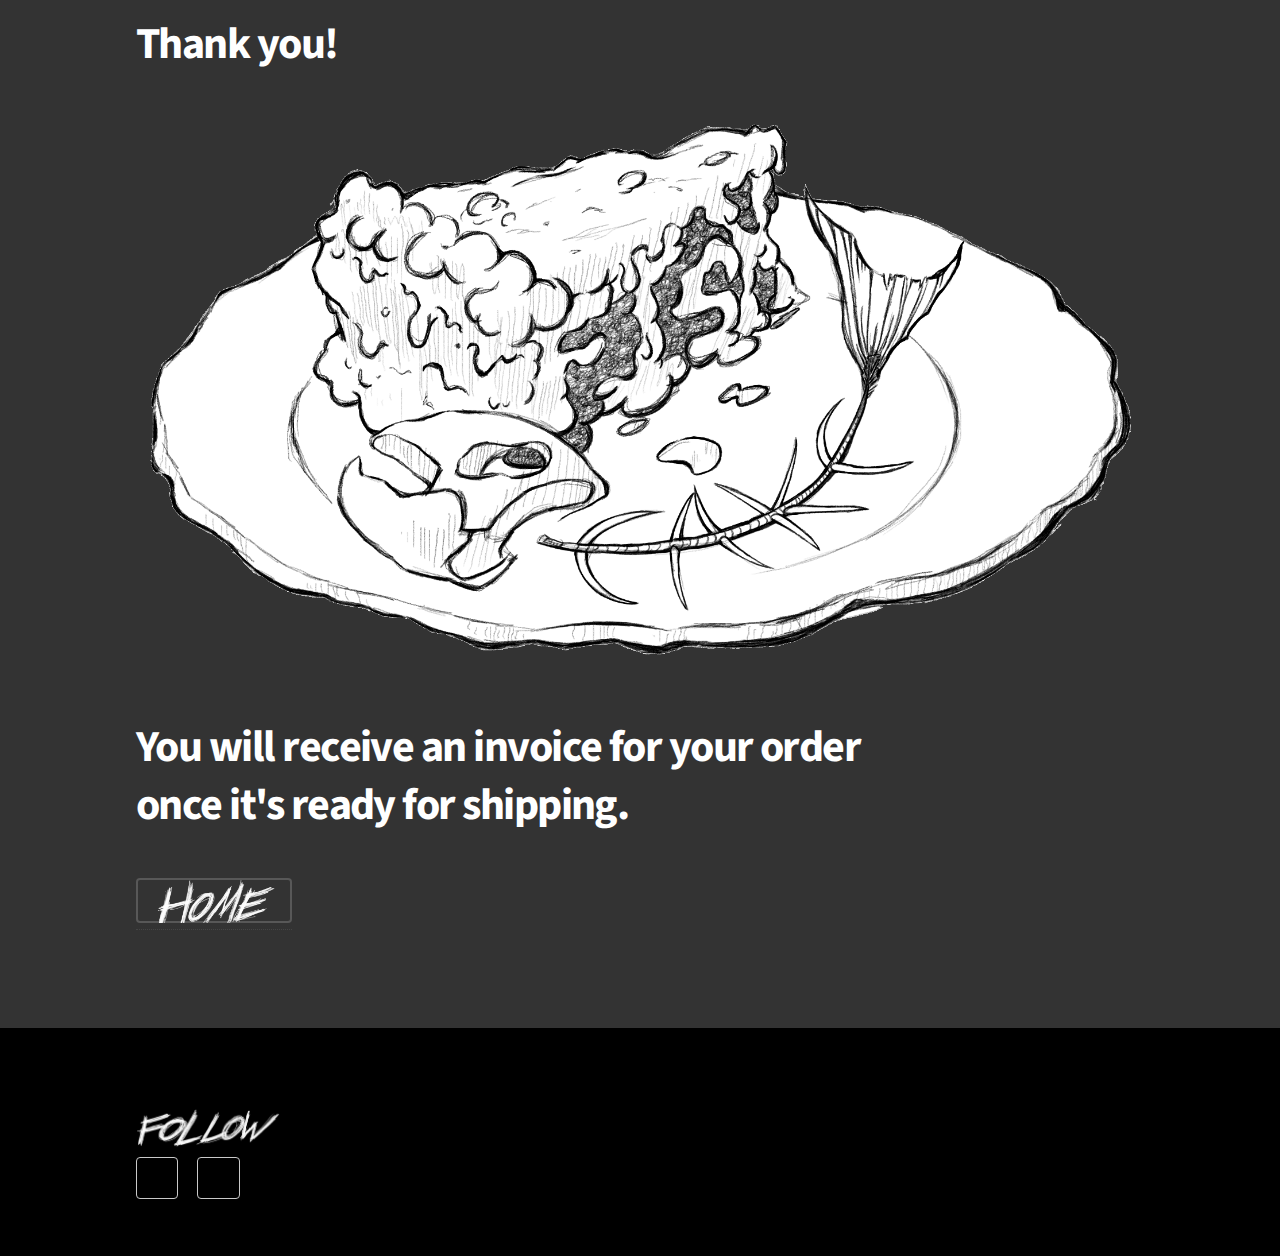
<file: thanks.html>
<!DOCTYPE HTML>
<html>
	<head>
		<title>FishCake Collective</title>
		<meta charset="utf-8" />
		<meta name="viewport" content="width=device-width, initial-scale=1, user-scalable=no" />
		<link rel="stylesheet" href="assets/css/main.css" />
		<noscript><link rel="stylesheet" href="assets/css/noscript.css" /></noscript>
	</head>
	<body class="is-preload">
		<!-- Wrapper -->
			<div id="wrapper">
				<!-- Main -->
					<div id="main">
						<div class="inner">
							<h1>Thank you!</h1>
							<span class="image main"><img src="images/hero.png" alt="" /></span>
							<h1>You will receive an invoice for your order
								<br>once it's ready for shipping.
							</h1>
							<a href="index.html"><button type="button" class="button"><img src="images/assets/home-text.png" width="120"></button></a>
						</div>
						

					</div>

				<!-- Footer -->
				<footer id="footer">
					<div class="inner">
						<section>
							<img src="images/assets/follow-text.png" height="40px";>
								<ul class="icons">
									<li>
										<a href="https://www.instagram.com/fishcakecollective/"class="icon brands style2 instagram-logo-alt"><span class="label">Instagram</span></a></li>
									<li>
										<a href="https://bsky.app/profile/fishcakecollective.com"class="icon brands style2 bluesky-logo-alt"><span class="label">Bluesky</span></a>
									</li>
								</ul>
						</section>
					</div>
				</footer>
			</div>

		<!-- Scripts -->
			<script src="assets/js/jquery.min.js"></script>
			<script src="assets/js/browser.min.js"></script>
			<script src="assets/js/breakpoints.min.js"></script>
			<script src="assets/js/util.js"></script>
			<script src="assets/js/main.js"></script>
			<script>
				document.addEventListener("DOMContentLoaded", () => {
					// Clear cart data
					localStorage.removeItem("cart");

					// Optional: clear any other related keys
					localStorage.removeItem("cartTotal");
					localStorage.removeItem("cartCount");

					console.log("Cart cleared after order completion");
				});
			</script>

	</body>
</html>
</file>
<file: assets/css/noscript.css>
/*
	Phantom by HTML5 UP
	html5up.net | @ajlkn
	Free for personal and commercial use under the CCA 3.0 license (html5up.net/license)
*/

/* Tiles */

	body.is-preload .tiles article {
		-moz-transform: none;
		-webkit-transform: none;
		-ms-transform: none;
		transform: none;
		opacity: 1;
	}
</file>
<file: assets/css/main.css>
@import url(fontawesome-all.min.css);
@import url("https://fonts.googleapis.com/css?family=Source+Sans+Pro:300,700,900");

/*
	Phantom by HTML5 UP
	html5up.net | @ajlkn
	Free for personal and commercial use under the CCA 3.0 license (html5up.net/license)
*/

html, body, div, span, applet, object,
iframe, h1, h2, h3, h4, h5, h6, p, blockquote,
pre, a, abbr, acronym, address, big, cite,
code, del, dfn, em, img, ins, kbd, q, s, samp,
small, strike, strong, sub, sup, tt, var, b,
u, i, center, dl, dt, dd, ol, ul, li, fieldset,
form, label, legend, table, caption, tbody,
tfoot, thead, tr, th, td, article, aside,
canvas, details, embed, figure, figcaption,
footer, header, hgroup, menu, nav, output, ruby,
section, summary, time, mark, audio, video {
	margin: 0;
	padding: 0;
	border: 0;
	font-size: 100%;
	font: inherit;
	vertical-align: baseline;}

article, aside, details, figcaption, figure,
footer, header, hgroup, menu, nav, section {
	display: block;}

body {
	line-height: 1;
}

ol, ul {
	list-style: none;
}

blockquote, q {
	quotes: none;
}

	blockquote:before, blockquote:after, q:before, q:after {
		content: '';
		content: none;
	}

table {
	border-collapse: collapse;
	border-spacing: 0;
}

body {
	-webkit-text-size-adjust: none;
}

mark {
	background-color: transparent;
	color: inherit;
}

input::-moz-focus-inner {
	border: 0;
	padding: 0;
}

input, select, textarea {
	-moz-appearance: none;
	-webkit-appearance: none;
	-ms-appearance: none;
	appearance: none;
}

/* Basic */

	@-ms-viewport {
		width: device-width;
	}

	body {
		-ms-overflow-style: scrollbar;
	}

	@media screen and (max-width: 480px) {

		html, body {
			min-width: 320px;
		}

	}

	html {
		box-sizing: border-box;
	}

	*, *:before, *:after {
		box-sizing: inherit;
	}

	body {
		background: #333333;
	}

		body.is-preload *, body.is-preload *:before, body.is-preload *:after {
			-moz-animation: none !important;
			-webkit-animation: none !important;
			-ms-animation: none !important;
			animation: none !important;
			-moz-transition: none !important;
			-webkit-transition: none !important;
			-ms-transition: none !important;
			transition: none !important;
		}

/* Type */

	body, input, select, textarea {
		color: #ffffff;
		background-color: #333333;
		font-family: "Source Sans Pro", Helvetica, sans-serif;
		font-size: 16pt;
		font-weight: 300;
		line-height: 1.75;
		color-scheme: light;
	}

		@media screen and (max-width: 1680px) {

			body, input, select, textarea {
				font-size: 14pt;
			}

		}

		@media screen and (max-width: 1280px) {

			body, input, select, textarea {
				font-size: 12pt;
			}

		}

	a {
		-moz-transition: border-bottom-color 0.2s ease, color 0.2s ease;
		-webkit-transition: border-bottom-color 0.2s ease, color 0.2s ease;
		-ms-transition: border-bottom-color 0.2s ease, color 0.2s ease;
		transition: border-bottom-color 0.2s ease, color 0.2s ease;
		text-decoration: none;
		color: #585858;
		border-bottom: dotted 1px rgba(88, 88, 88, 0.5);
	}

		a:hover {
			border-bottom-color: transparent;
			color: #f2849e !important;
		}

	strong, b {
		font-weight: 900;
	}

	em, i {
		font-style: italic;
	}

	p {
		margin: 0 0 2em 0;
	}

	h1 {
		font-size: 2.75em;
		font-weight: 700;
		line-height: 1.3;
		margin: 0 0 1em 0;
		letter-spacing: -0.035em;
	}

		h1 a {
			color: inherit;
		}

		@media screen and (max-width: 736px) {

			h1 {
				font-size: 2em;
				margin: 0 0 1em 0;
			}

		}

		@media screen and (max-width: 360px) {

			h1 {
				font-size: 1.75em;
			}

		}

	h2, h3, h4, h5, h6 {
		font-weight: 900;
		line-height: 1.5;
		margin: 0 0 2em 0;
		text-transform: uppercase;
		letter-spacing: 0.35em;
	}

		h2 a, h3 a, h4 a, h5 a, h6 a {
			color: inherit;
		}

	h2 {
		font-size: 1.1em;
	}

	h3 {
		font-size: 1em;
	}

	h4 {
		font-size: 0.8em;
	}

	h5 {
		font-size: 0.8em;
	}

	h6 {
		font-size: 0.8em;
	}

	@media screen and (max-width: 980px) {

		h1 br, h2 br, h3 br, h4 br, h5 br, h6 br {
			display: none;
		}

	}

	@media screen and (max-width: 736px) {

		h2 {
			font-size: 1em;
		}

		h3 {
			font-size: 0.8em;
		}

	}

	sub {
		font-size: 0.8em;
		position: relative;
		top: 0.5em;
	}

	sup {
		font-size: 0.8em;
		position: relative;
		top: -0.5em;
	}

	blockquote {
		border-left: solid 4px #c9c9c9;
		font-style: italic;
		margin: 0 0 2em 0;
		padding: 0.5em 0 0.5em 2em;
	}

	code {
		background: rgba(144, 144, 144, 0.075);
		border-radius: 4px;
		border: solid 1px #c9c9c9;
		font-family: "Courier New", monospace;
		font-size: 0.9em;
		margin: 0 0.25em;
		padding: 0.25em 0.65em;
	}

	pre {
		-webkit-overflow-scrolling: touch;
		font-family: "Courier New", monospace;
		font-size: 0.9em;
		margin: 0 0 2em 0;
	}

		pre code {
			display: block;
			line-height: 1.75;
			padding: 1em 1.5em;
			overflow-x: auto;
		}

	hr {
		border: 0;
		border-bottom: solid 1px #c9c9c9;
		margin: 2em 0;
	}

		hr.major {
			margin: 3em 0;
		}

	.align-left {
		text-align: left;
	}

	.align-center {
		text-align: center;
	}

	.align-right {
		text-align: right;
	}

/* Row */

	.row {
		display: flex;
		flex-wrap: wrap;
		box-sizing: border-box;
		align-items: stretch;
	}

		.row > * {
			box-sizing: border-box;
		}

		.row.gtr-uniform > * > :last-child {
			margin-bottom: 0;
		}

		.row.aln-left {
			justify-content: flex-start;
		}

		.row.aln-center {
			justify-content: center;
		}

		.row.aln-right {
			justify-content: flex-end;
		}

		.row.aln-top {
			align-items: flex-start;
		}

		.row.aln-middle {
			align-items: center;
		}

		.row.aln-bottom {
			align-items: flex-end;
		}

		.row > .imp {
			order: -1;
		}

		.row > .col-1 {
			width: 8.33333%;
		}

		.row > .off-1 {
			margin-left: 8.33333%;
		}

		.row > .col-2 {
			width: 16.66667%;
		}

		.row > .off-2 {
			margin-left: 16.66667%;
		}

		.row > .col-3 {
			width: 25%;
		}

		.row > .off-3 {
			margin-left: 25%;
		}

		.row > .col-4 {
			width: 33.33333%;
		}

		.row > .off-4 {
			margin-left: 33.33333%;
		}

		.row > .col-5 {
			width: 41.66667%;
		}

		.row > .off-5 {
			margin-left: 41.66667%;
		}

		.row > .col-6 {
			width: 50%;
		}

		.row > .off-6 {
			margin-left: 50%;
		}

		.row > .col-7 {
			width: 58.33333%;
		}

		.row > .off-7 {
			margin-left: 58.33333%;
		}

		.row > .col-8 {
			width: 66.66667%;
		}

		.row > .off-8 {
			margin-left: 66.66667%;
		}

		.row > .col-9 {
			width: 75%;
		}

		.row > .off-9 {
			margin-left: 75%;
		}

		.row > .col-10 {
			width: 83.33333%;
		}

		.row > .off-10 {
			margin-left: 83.33333%;
		}

		.row > .col-11 {
			width: 91.66667%;
		}

		.row > .off-11 {
			margin-left: 91.66667%;
		}

		.row > .col-12 {
			width: 100%;
		}

		.row > .off-12 {
			margin-left: 100%;
		}

		.row.gtr-0 {
			margin-top: 0;
			margin-left: 0em;
		}

			.row.gtr-0 > * {
				padding: 0 0 0 0em;
			}

			.row.gtr-0.gtr-uniform {
				margin-top: 0em;
			}

				.row.gtr-0.gtr-uniform > * {
					padding-top: 0em;
				}

		.row.gtr-25 {
			margin-top: 0;
			margin-left: -0.5em;
		}

			.row.gtr-25 > * {
				padding: 0 0 0 0.5em;
			}

			.row.gtr-25.gtr-uniform {
				margin-top: -0.5em;
			}

				.row.gtr-25.gtr-uniform > * {
					padding-top: 0.5em;
				}

		.row.gtr-50 {
			margin-top: 0;
			margin-left: -1em;
		}

			.row.gtr-50 > * {
				padding: 0 0 0 1em;
			}

			.row.gtr-50.gtr-uniform {
				margin-top: -1em;
			}

				.row.gtr-50.gtr-uniform > * {
					padding-top: 1em;
				}

		.row {
			margin-top: 0;
			margin-left: -2em;
		}

			.row > * {
				padding: 0 0 0 2em;
			}

			.row.gtr-uniform {
				margin-top: -2em;
			}

				.row.gtr-uniform > * {
					padding-top: 2em;
				}

		.row.gtr-150 {
			margin-top: 0;
			margin-left: -3em;
		}

			.row.gtr-150 > * {
				padding: 0 0 0 3em;
			}

			.row.gtr-150.gtr-uniform {
				margin-top: -3em;
			}

				.row.gtr-150.gtr-uniform > * {
					padding-top: 3em;
				}

		.row.gtr-200 {
			margin-top: 0;
			margin-left: -4em;
		}

			.row.gtr-200 > * {
				padding: 0 0 0 4em;
			}

			.row.gtr-200.gtr-uniform {
				margin-top: -4em;
			}

				.row.gtr-200.gtr-uniform > * {
					padding-top: 4em;
				}

		@media screen and (max-width: 1680px) {

			.row {
				display: flex;
				flex-wrap: wrap;
				box-sizing: border-box;
				align-items: stretch;
			}

				.row > * {
					box-sizing: border-box;
				}

				.row.gtr-uniform > * > :last-child {
					margin-bottom: 0;
				}

				.row.aln-left {
					justify-content: flex-start;
				}

				.row.aln-center {
					justify-content: center;
				}

				.row.aln-right {
					justify-content: flex-end;
				}

				.row.aln-top {
					align-items: flex-start;
				}

				.row.aln-middle {
					align-items: center;
				}

				.row.aln-bottom {
					align-items: flex-end;
				}

				.row > .imp-xlarge {
					order: -1;
				}

				.row > .col-1-xlarge {
					width: 8.33333%;
				}

				.row > .off-1-xlarge {
					margin-left: 8.33333%;
				}

				.row > .col-2-xlarge {
					width: 16.66667%;
				}

				.row > .off-2-xlarge {
					margin-left: 16.66667%;
				}

				.row > .col-3-xlarge {
					width: 25%;
				}

				.row > .off-3-xlarge {
					margin-left: 25%;
				}

				.row > .col-4-xlarge {
					width: 33.33333%;
				}

				.row > .off-4-xlarge {
					margin-left: 33.33333%;
				}

				.row > .col-5-xlarge {
					width: 41.66667%;
				}

				.row > .off-5-xlarge {
					margin-left: 41.66667%;
				}

				.row > .col-6-xlarge {
					width: 50%;
				}

				.row > .off-6-xlarge {
					margin-left: 50%;
				}

				.row > .col-7-xlarge {
					width: 58.33333%;
				}

				.row > .off-7-xlarge {
					margin-left: 58.33333%;
				}

				.row > .col-8-xlarge {
					width: 66.66667%;
				}

				.row > .off-8-xlarge {
					margin-left: 66.66667%;
				}

				.row > .col-9-xlarge {
					width: 75%;
				}

				.row > .off-9-xlarge {
					margin-left: 75%;
				}

				.row > .col-10-xlarge {
					width: 83.33333%;
				}

				.row > .off-10-xlarge {
					margin-left: 83.33333%;
				}

				.row > .col-11-xlarge {
					width: 91.66667%;
				}

				.row > .off-11-xlarge {
					margin-left: 91.66667%;
				}

				.row > .col-12-xlarge {
					width: 100%;
				}

				.row > .off-12-xlarge {
					margin-left: 100%;
				}

				.row.gtr-0 {
					margin-top: 0;
					margin-left: 0em;
				}

					.row.gtr-0 > * {
						padding: 0 0 0 0em;
					}

					.row.gtr-0.gtr-uniform {
						margin-top: 0em;
					}

						.row.gtr-0.gtr-uniform > * {
							padding-top: 0em;
						}

				.row.gtr-25 {
					margin-top: 0;
					margin-left: -0.5em;
				}

					.row.gtr-25 > * {
						padding: 0 0 0 0.5em;
					}

					.row.gtr-25.gtr-uniform {
						margin-top: -0.5em;
					}

						.row.gtr-25.gtr-uniform > * {
							padding-top: 0.5em;
						}

				.row.gtr-50 {
					margin-top: 0;
					margin-left: -1em;
				}

					.row.gtr-50 > * {
						padding: 0 0 0 1em;
					}

					.row.gtr-50.gtr-uniform {
						margin-top: -1em;
					}

						.row.gtr-50.gtr-uniform > * {
							padding-top: 1em;
						}

				.row {
					margin-top: 0;
					margin-left: -2em;
				}

					.row > * {
						padding: 0 0 0 2em;
					}

					.row.gtr-uniform {
						margin-top: -2em;
					}

						.row.gtr-uniform > * {
							padding-top: 2em;
						}

				.row.gtr-150 {
					margin-top: 0;
					margin-left: -3em;
				}

					.row.gtr-150 > * {
						padding: 0 0 0 3em;
					}

					.row.gtr-150.gtr-uniform {
						margin-top: -3em;
					}

						.row.gtr-150.gtr-uniform > * {
							padding-top: 3em;
						}

				.row.gtr-200 {
					margin-top: 0;
					margin-left: -4em;
				}

					.row.gtr-200 > * {
						padding: 0 0 0 4em;
					}

					.row.gtr-200.gtr-uniform {
						margin-top: -4em;
					}

						.row.gtr-200.gtr-uniform > * {
							padding-top: 4em;
						}

		}

		@media screen and (max-width: 1280px) {

			.row {
				display: flex;
				flex-wrap: wrap;
				box-sizing: border-box;
				align-items: stretch;
			}

				.row > * {
					box-sizing: border-box;
				}

				.row.gtr-uniform > * > :last-child {
					margin-bottom: 0;
				}

				.row.aln-left {
					justify-content: flex-start;
				}

				.row.aln-center {
					justify-content: center;
				}

				.row.aln-right {
					justify-content: flex-end;
				}

				.row.aln-top {
					align-items: flex-start;
				}

				.row.aln-middle {
					align-items: center;
				}

				.row.aln-bottom {
					align-items: flex-end;
				}

				.row > .imp-large {
					order: -1;
				}

				.row > .col-1-large {
					width: 8.33333%;
				}

				.row > .off-1-large {
					margin-left: 8.33333%;
				}

				.row > .col-2-large {
					width: 16.66667%;
				}

				.row > .off-2-large {
					margin-left: 16.66667%;
				}

				.row > .col-3-large {
					width: 25%;
				}

				.row > .off-3-large {
					margin-left: 25%;
				}

				.row > .col-4-large {
					width: 33.33333%;
				}

				.row > .off-4-large {
					margin-left: 33.33333%;
				}

				.row > .col-5-large {
					width: 41.66667%;
				}

				.row > .off-5-large {
					margin-left: 41.66667%;
				}

				.row > .col-6-large {
					width: 50%;
				}

				.row > .off-6-large {
					margin-left: 50%;
				}

				.row > .col-7-large {
					width: 58.33333%;
				}

				.row > .off-7-large {
					margin-left: 58.33333%;
				}

				.row > .col-8-large {
					width: 66.66667%;
				}

				.row > .off-8-large {
					margin-left: 66.66667%;
				}

				.row > .col-9-large {
					width: 75%;
				}

				.row > .off-9-large {
					margin-left: 75%;
				}

				.row > .col-10-large {
					width: 83.33333%;
				}

				.row > .off-10-large {
					margin-left: 83.33333%;
				}

				.row > .col-11-large {
					width: 91.66667%;
				}

				.row > .off-11-large {
					margin-left: 91.66667%;
				}

				.row > .col-12-large {
					width: 100%;
				}

				.row > .off-12-large {
					margin-left: 100%;
				}

				.row.gtr-0 {
					margin-top: 0;
					margin-left: 0em;
				}

					.row.gtr-0 > * {
						padding: 0 0 0 0em;
					}

					.row.gtr-0.gtr-uniform {
						margin-top: 0em;
					}

						.row.gtr-0.gtr-uniform > * {
							padding-top: 0em;
						}

				.row.gtr-25 {
					margin-top: 0;
					margin-left: -0.5em;
				}

					.row.gtr-25 > * {
						padding: 0 0 0 0.5em;
					}

					.row.gtr-25.gtr-uniform {
						margin-top: -0.5em;
					}

						.row.gtr-25.gtr-uniform > * {
							padding-top: 0.5em;
						}

				.row.gtr-50 {
					margin-top: 0;
					margin-left: -1em;
				}

					.row.gtr-50 > * {
						padding: 0 0 0 1em;
					}

					.row.gtr-50.gtr-uniform {
						margin-top: -1em;
					}

						.row.gtr-50.gtr-uniform > * {
							padding-top: 1em;
						}

				.row {
					margin-top: 0;
					margin-left: -2em;
				}

					.row > * {
						padding: 0 0 0 2em;
					}

					.row.gtr-uniform {
						margin-top: -2em;
					}

						.row.gtr-uniform > * {
							padding-top: 2em;
						}

				.row.gtr-150 {
					margin-top: 0;
					margin-left: -3em;
				}

					.row.gtr-150 > * {
						padding: 0 0 0 3em;
					}

					.row.gtr-150.gtr-uniform {
						margin-top: -3em;
					}

						.row.gtr-150.gtr-uniform > * {
							padding-top: 3em;
						}

				.row.gtr-200 {
					margin-top: 0;
					margin-left: -4em;
				}

					.row.gtr-200 > * {
						padding: 0 0 0 4em;
					}

					.row.gtr-200.gtr-uniform {
						margin-top: -4em;
					}

						.row.gtr-200.gtr-uniform > * {
							padding-top: 4em;
						}

		}

		@media screen and (max-width: 980px) {

			.row {
				display: flex;
				flex-wrap: wrap;
				box-sizing: border-box;
				align-items: stretch;
			}

				.row > * {
					box-sizing: border-box;
				}

				.row.gtr-uniform > * > :last-child {
					margin-bottom: 0;
				}

				.row.aln-left {
					justify-content: flex-start;
				}

				.row.aln-center {
					justify-content: center;
				}

				.row.aln-right {
					justify-content: flex-end;
				}

				.row.aln-top {
					align-items: flex-start;
				}

				.row.aln-middle {
					align-items: center;
				}

				.row.aln-bottom {
					align-items: flex-end;
				}

				.row > .imp-medium {
					order: -1;
				}

				.row > .col-1-medium {
					width: 8.33333%;
				}

				.row > .off-1-medium {
					margin-left: 8.33333%;
				}

				.row > .col-2-medium {
					width: 16.66667%;
				}

				.row > .off-2-medium {
					margin-left: 16.66667%;
				}

				.row > .col-3-medium {
					width: 25%;
				}

				.row > .off-3-medium {
					margin-left: 25%;
				}

				.row > .col-4-medium {
					width: 33.33333%;
				}

				.row > .off-4-medium {
					margin-left: 33.33333%;
				}

				.row > .col-5-medium {
					width: 41.66667%;
				}

				.row > .off-5-medium {
					margin-left: 41.66667%;
				}

				.row > .col-6-medium {
					width: 50%;
				}

				.row > .off-6-medium {
					margin-left: 50%;
				}

				.row > .col-7-medium {
					width: 58.33333%;
				}

				.row > .off-7-medium {
					margin-left: 58.33333%;
				}

				.row > .col-8-medium {
					width: 66.66667%;
				}

				.row > .off-8-medium {
					margin-left: 66.66667%;
				}

				.row > .col-9-medium {
					width: 75%;
				}

				.row > .off-9-medium {
					margin-left: 75%;
				}

				.row > .col-10-medium {
					width: 83.33333%;
				}

				.row > .off-10-medium {
					margin-left: 83.33333%;
				}

				.row > .col-11-medium {
					width: 91.66667%;
				}

				.row > .off-11-medium {
					margin-left: 91.66667%;
				}

				.row > .col-12-medium {
					width: 100%;
				}

				.row > .off-12-medium {
					margin-left: 100%;
				}

				.row.gtr-0 {
					margin-top: 0;
					margin-left: 0em;
				}

					.row.gtr-0 > * {
						padding: 0 0 0 0em;
					}

					.row.gtr-0.gtr-uniform {
						margin-top: 0em;
					}

						.row.gtr-0.gtr-uniform > * {
							padding-top: 0em;
						}

				.row.gtr-25 {
					margin-top: 0;
					margin-left: -0.375em;
				}

					.row.gtr-25 > * {
						padding: 0 0 0 0.375em;
					}

					.row.gtr-25.gtr-uniform {
						margin-top: -0.375em;
					}

						.row.gtr-25.gtr-uniform > * {
							padding-top: 0.375em;
						}

				.row.gtr-50 {
					margin-top: 0;
					margin-left: -0.75em;
				}

					.row.gtr-50 > * {
						padding: 0 0 0 0.75em;
					}

					.row.gtr-50.gtr-uniform {
						margin-top: -0.75em;
					}

						.row.gtr-50.gtr-uniform > * {
							padding-top: 0.75em;
						}

				.row {
					margin-top: 0;
					margin-left: -1.5em;
				}

					.row > * {
						padding: 0 0 0 1.5em;
					}

					.row.gtr-uniform {
						margin-top: -1.5em;
					}

						.row.gtr-uniform > * {
							padding-top: 1.5em;
						}

				.row.gtr-150 {
					margin-top: 0;
					margin-left: -2.25em;
				}

					.row.gtr-150 > * {
						padding: 0 0 0 2.25em;
					}

					.row.gtr-150.gtr-uniform {
						margin-top: -2.25em;
					}

						.row.gtr-150.gtr-uniform > * {
							padding-top: 2.25em;
						}

				.row.gtr-200 {
					margin-top: 0;
					margin-left: -3em;
				}

					.row.gtr-200 > * {
						padding: 0 0 0 3em;
					}

					.row.gtr-200.gtr-uniform {
						margin-top: -3em;
					}

						.row.gtr-200.gtr-uniform > * {
							padding-top: 3em;
						}

		}

		@media screen and (max-width: 736px) {

			.row {
				display: flex;
				flex-wrap: wrap;
				box-sizing: border-box;
				align-items: stretch;
			}

				.row > * {
					box-sizing: border-box;
				}

				.row.gtr-uniform > * > :last-child {
					margin-bottom: 0;
				}

				.row.aln-left {
					justify-content: flex-start;
				}

				.row.aln-center {
					justify-content: center;
				}

				.row.aln-right {
					justify-content: flex-end;
				}

				.row.aln-top {
					align-items: flex-start;
				}

				.row.aln-middle {
					align-items: center;
				}

				.row.aln-bottom {
					align-items: flex-end;
				}

				.row > .imp-small {
					order: -1;
				}

				.row > .col-1-small {
					width: 8.33333%;
				}

				.row > .off-1-small {
					margin-left: 8.33333%;
				}

				.row > .col-2-small {
					width: 16.66667%;
				}

				.row > .off-2-small {
					margin-left: 16.66667%;
				}

				.row > .col-3-small {
					width: 25%;
				}

				.row > .off-3-small {
					margin-left: 25%;
				}

				.row > .col-4-small {
					width: 33.33333%;
				}

				.row > .off-4-small {
					margin-left: 33.33333%;
				}

				.row > .col-5-small {
					width: 41.66667%;
				}

				.row > .off-5-small {
					margin-left: 41.66667%;
				}

				.row > .col-6-small {
					width: 50%;
				}

				.row > .off-6-small {
					margin-left: 50%;
				}

				.row > .col-7-small {
					width: 58.33333%;
				}

				.row > .off-7-small {
					margin-left: 58.33333%;
				}

				.row > .col-8-small {
					width: 66.66667%;
				}

				.row > .off-8-small {
					margin-left: 66.66667%;
				}

				.row > .col-9-small {
					width: 75%;
				}

				.row > .off-9-small {
					margin-left: 75%;
				}

				.row > .col-10-small {
					width: 83.33333%;
				}

				.row > .off-10-small {
					margin-left: 83.33333%;
				}

				.row > .col-11-small {
					width: 91.66667%;
				}

				.row > .off-11-small {
					margin-left: 91.66667%;
				}

				.row > .col-12-small {
					width: 100%;
				}

				.row > .off-12-small {
					margin-left: 100%;
				}

				.row.gtr-0 {
					margin-top: 0;
					margin-left: 0em;
				}

					.row.gtr-0 > * {
						padding: 0 0 0 0em;
					}

					.row.gtr-0.gtr-uniform {
						margin-top: 0em;
					}

						.row.gtr-0.gtr-uniform > * {
							padding-top: 0em;
						}

				.row.gtr-25 {
					margin-top: 0;
					margin-left: -0.25em;
				}

					.row.gtr-25 > * {
						padding: 0 0 0 0.25em;
					}

					.row.gtr-25.gtr-uniform {
						margin-top: -0.25em;
					}

						.row.gtr-25.gtr-uniform > * {
							padding-top: 0.25em;
						}

				.row.gtr-50 {
					margin-top: 0;
					margin-left: -0.5em;
				}

					.row.gtr-50 > * {
						padding: 0 0 0 0.5em;
					}

					.row.gtr-50.gtr-uniform {
						margin-top: -0.5em;
					}

						.row.gtr-50.gtr-uniform > * {
							padding-top: 0.5em;
						}

				.row {
					margin-top: 0;
					margin-left: -1em;
				}

					.row > * {
						padding: 0 0 0 1em;
					}

					.row.gtr-uniform {
						margin-top: -1em;
					}

						.row.gtr-uniform > * {
							padding-top: 1em;
						}

				.row.gtr-150 {
					margin-top: 0;
					margin-left: -1.5em;
				}

					.row.gtr-150 > * {
						padding: 0 0 0 1.5em;
					}

					.row.gtr-150.gtr-uniform {
						margin-top: -1.5em;
					}

						.row.gtr-150.gtr-uniform > * {
							padding-top: 1.5em;
						}

				.row.gtr-200 {
					margin-top: 0;
					margin-left: -2em;
				}

					.row.gtr-200 > * {
						padding: 0 0 0 2em;
					}

					.row.gtr-200.gtr-uniform {
						margin-top: -2em;
					}

						.row.gtr-200.gtr-uniform > * {
							padding-top: 2em;
						}

		}

		@media screen and (max-width: 480px) {

			.row {
				display: flex;
				flex-wrap: wrap;
				box-sizing: border-box;
				align-items: stretch;
			}

				.row > * {
					box-sizing: border-box;
				}

				.row.gtr-uniform > * > :last-child {
					margin-bottom: 0;
				}

				.row.aln-left {
					justify-content: flex-start;
				}

				.row.aln-center {
					justify-content: center;
				}

				.row.aln-right {
					justify-content: flex-end;
				}

				.row.aln-top {
					align-items: flex-start;
				}

				.row.aln-middle {
					align-items: center;
				}

				.row.aln-bottom {
					align-items: flex-end;
				}

				.row > .imp-xsmall {
					order: -1;
				}

				.row > .col-1-xsmall {
					width: 8.33333%;
				}

				.row > .off-1-xsmall {
					margin-left: 8.33333%;
				}

				.row > .col-2-xsmall {
					width: 16.66667%;
				}

				.row > .off-2-xsmall {
					margin-left: 16.66667%;
				}

				.row > .col-3-xsmall {
					width: 25%;
				}

				.row > .off-3-xsmall {
					margin-left: 25%;
				}

				.row > .col-4-xsmall {
					width: 33.33333%;
				}

				.row > .off-4-xsmall {
					margin-left: 33.33333%;
				}

				.row > .col-5-xsmall {
					width: 41.66667%;
				}

				.row > .off-5-xsmall {
					margin-left: 41.66667%;
				}

				.row > .col-6-xsmall {
					width: 50%;
				}

				.row > .off-6-xsmall {
					margin-left: 50%;
				}

				.row > .col-7-xsmall {
					width: 58.33333%;
				}

				.row > .off-7-xsmall {
					margin-left: 58.33333%;
				}

				.row > .col-8-xsmall {
					width: 66.66667%;
				}

				.row > .off-8-xsmall {
					margin-left: 66.66667%;
				}

				.row > .col-9-xsmall {
					width: 75%;
				}

				.row > .off-9-xsmall {
					margin-left: 75%;
				}

				.row > .col-10-xsmall {
					width: 83.33333%;
				}

				.row > .off-10-xsmall {
					margin-left: 83.33333%;
				}

				.row > .col-11-xsmall {
					width: 91.66667%;
				}

				.row > .off-11-xsmall {
					margin-left: 91.66667%;
				}

				.row > .col-12-xsmall {
					width: 100%;
				}

				.row > .off-12-xsmall {
					margin-left: 100%;
				}

				.row.gtr-0 {
					margin-top: 0;
					margin-left: 0em;
				}

					.row.gtr-0 > * {
						padding: 0 0 0 0em;
					}

					.row.gtr-0.gtr-uniform {
						margin-top: 0em;
					}

						.row.gtr-0.gtr-uniform > * {
							padding-top: 0em;
						}

				.row.gtr-25 {
					margin-top: 0;
					margin-left: -0.25em;
				}

					.row.gtr-25 > * {
						padding: 0 0 0 0.25em;
					}

					.row.gtr-25.gtr-uniform {
						margin-top: -0.25em;
					}

						.row.gtr-25.gtr-uniform > * {
							padding-top: 0.25em;
						}

				.row.gtr-50 {
					margin-top: 0;
					margin-left: -0.5em;
				}

					.row.gtr-50 > * {
						padding: 0 0 0 0.5em;
					}

					.row.gtr-50.gtr-uniform {
						margin-top: -0.5em;
					}

						.row.gtr-50.gtr-uniform > * {
							padding-top: 0.5em;
						}

				.row {
					margin-top: 0;
					margin-left: -1em;
				}

					.row > * {
						padding: 0 0 0 1em;
					}

					.row.gtr-uniform {
						margin-top: -1em;
					}

						.row.gtr-uniform > * {
							padding-top: 1em;
						}

				.row.gtr-150 {
					margin-top: 0;
					margin-left: -1.5em;
				}

					.row.gtr-150 > * {
						padding: 0 0 0 1.5em;
					}

					.row.gtr-150.gtr-uniform {
						margin-top: -1.5em;
					}

						.row.gtr-150.gtr-uniform > * {
							padding-top: 1.5em;
						}

				.row.gtr-200 {
					margin-top: 0;
					margin-left: -2em;
				}

					.row.gtr-200 > * {
						padding: 0 0 0 2em;
					}

					.row.gtr-200.gtr-uniform {
						margin-top: -2em;
					}

						.row.gtr-200.gtr-uniform > * {
							padding-top: 2em;
						}

		}

/* Section/Article */

	section.special, article.special {
		text-align: center;
	}

	header p {
		margin-top: -1em;
	}

	@media screen and (max-width: 736px) {

		header p {
			margin-top: 0;
		}

	}

/* Icon */

	.icon {
		text-decoration: none;
		border-bottom: none;
		position: relative;
	}

		.icon:before {
			-moz-osx-font-smoothing: grayscale;
			-webkit-font-smoothing: antialiased;
			display: inline-block;
			font-style: normal;
			font-variant: normal;
			text-rendering: auto;
			line-height: 1;
			text-transform: none !important;
			font-family: 'Font Awesome 5 Free';
			font-weight: 400;
		}

		.icon > .label {
			display: none;
		}

		.icon:before {
			line-height: inherit;
		}

		.icon.solid:before {
			font-weight: 900;
		}

		.icon.brands:before {
			font-family: 'Font Awesome 5 Brands';
		}

		.icon.style2 {
			-moz-transition: background-color 0.2s ease-in-out, color 0.2s ease-in-out, border-color 0.2s ease-in-out;
			-webkit-transition: background-color 0.2s ease-in-out, color 0.2s ease-in-out, border-color 0.2s ease-in-out;
			-ms-transition: background-color 0.2s ease-in-out, color 0.2s ease-in-out, border-color 0.2s ease-in-out;
			transition: background-color 0.2s ease-in-out, color 0.2s ease-in-out, border-color 0.2s ease-in-out;
			background-color: transparent;
			border: solid 1px #c9c9c9;
			border-radius: 4px;
			width: 2.65em;
			height: 2.65em;
			display: inline-block;
			text-align: center;
			line-height: 2.65em;
			color: inherit;
		}

			.icon.style2:before {
				font-size: 1.1em;
			}

			.icon.style2:hover {
				color: #f2849e;
				border-color: #f2849e;
			}

			.icon.style2:active {
				background-color: rgba(242, 132, 158, 0.1);
			}

/* List */

	ol {
		list-style: decimal;
		margin: 0 0 2em 0;
		padding-left: 1.25em;
	}

		ol li {
			padding-left: 0.25em;
		}

	ul {
		list-style: disc;
		margin: 0 0 2em 0;
		padding-left: 1em;
	}

		ul li {
			padding-left: 0.5em;
		}

		ul.alt {
			list-style: none;
			padding-left: 0;
		}

			ul.alt li {
				border-top: solid 1px #c9c9c9;
				padding: 0.5em 0;
			}

				ul.alt li:first-child {
					border-top: 0;
					padding-top: 0;
				}

	dl {
		margin: 0 0 2em 0;
	}

		dl dt {
			display: block;
			font-weight: 900;
			margin: 0 0 1em 0;
		}

		dl dd {
			margin-left: 2em;
		}

/* Actions */

	ul.actions {
		display: -moz-flex;
		display: -webkit-flex;
		display: -ms-flex;
		display: flex;
		cursor: default;
		list-style: none;
		margin-left: -1em;
		padding-left: 0;
	}

		ul.actions li {
			padding: 0 0 0 1em;
			vertical-align: middle;
		}

		ul.actions.special {
			-moz-justify-content: center;
			-webkit-justify-content: center;
			-ms-justify-content: center;
			justify-content: center;
			width: 100%;
			margin-left: 0;
		}

			ul.actions.special li:first-child {
				padding-left: 0;
			}

		ul.actions.stacked {
			-moz-flex-direction: column;
			-webkit-flex-direction: column;
			-ms-flex-direction: column;
			flex-direction: column;
			margin-left: 0;
		}

			ul.actions.stacked li {
				padding: 1.3em 0 0 0;
			}

				ul.actions.stacked li:first-child {
					padding-top: 0;
				}

		ul.actions.fit {
			width: calc(100% + 1em);
		}

			ul.actions.fit li {
				-moz-flex-grow: 1;
				-webkit-flex-grow: 1;
				-ms-flex-grow: 1;
				flex-grow: 1;
				-moz-flex-shrink: 1;
				-webkit-flex-shrink: 1;
				-ms-flex-shrink: 1;
				flex-shrink: 1;
				width: 100%;
			}

				ul.actions.fit li > * {
					width: 100%;
				}

			ul.actions.fit.stacked {
				width: 100%;
			}

		@media screen and (max-width: 480px) {

			ul.actions:not(.fixed) {
				-moz-flex-direction: column;
				-webkit-flex-direction: column;
				-ms-flex-direction: column;
				flex-direction: column;
				margin-left: 0;
				width: 100% !important;
			}

				ul.actions:not(.fixed) li {
					-moz-flex-grow: 1;
					-webkit-flex-grow: 1;
					-ms-flex-grow: 1;
					flex-grow: 1;
					-moz-flex-shrink: 1;
					-webkit-flex-shrink: 1;
					-ms-flex-shrink: 1;
					flex-shrink: 1;
					padding: 1em 0 0 0;
					text-align: center;
					width: 100%;
				}

					ul.actions:not(.fixed) li > * {
						width: 100%;
					}

					ul.actions:not(.fixed) li:first-child {
						padding-top: 0;
					}

					ul.actions:not(.fixed) li input[type="submit"],
					ul.actions:not(.fixed) li input[type="reset"],
					ul.actions:not(.fixed) li input[type="button"],
					ul.actions:not(.fixed) li button,
					ul.actions:not(.fixed) li .button {
						width: 100%;
					}

						ul.actions:not(.fixed) li input[type="submit"].icon:before,
						ul.actions:not(.fixed) li input[type="reset"].icon:before,
						ul.actions:not(.fixed) li input[type="button"].icon:before,
						ul.actions:not(.fixed) li button.icon:before,
						ul.actions:not(.fixed) li .button.icon:before {
							margin-left: -0.5rem;
						}

		}

/* Icons */

	ul.icons {
		cursor: default;
		list-style: none;
		padding-left: 0;
		margin: -1em 0 2em -1em;
	}

		ul.icons li {
			display: inline-block;
			padding: 1em 0 0 1em;
		}

/* Form */

	form {
		margin: 0 0 2em 0;
		overflow-x: hidden;
	}

		form > :last-child {
			margin-bottom: 0;
		}

		form > .fields {
			display: -moz-flex;
			display: -webkit-flex;
			display: -ms-flex;
			display: flex;
			-moz-flex-wrap: wrap;
			-webkit-flex-wrap: wrap;
			-ms-flex-wrap: wrap;
			flex-wrap: wrap;
			width: calc(100% + 3em);
			margin: -1.5em 0 2em -1.5em;
		}

			form > .fields > .field {
				-moz-flex-grow: 0;
				-webkit-flex-grow: 0;
				-ms-flex-grow: 0;
				flex-grow: 0;
				-moz-flex-shrink: 0;
				-webkit-flex-shrink: 0;
				-ms-flex-shrink: 0;
				flex-shrink: 0;
				padding: 1.5em 0 0 1.5em;
				width: calc(100% - 1.5em);
			}

				form > .fields > .field.half {
					width: calc(50% - 0.75em);
				}

				form > .fields > .field.third {
					width: calc(100%/3 - 0.5em);
				}

				form > .fields > .field.quarter {
					width: calc(25% - 0.375em);
				}

		@media screen and (max-width: 480px) {

			form > .fields {
				width: calc(100% + 3em);
				margin: -1.5em 0 2em -1.5em;
			}

				form > .fields > .field {
					padding: 1.5em 0 0 1.5em;
					width: calc(100% - 1.5em);
				}

					form > .fields > .field.half {
						width: calc(100% - 1.5em);
					}

					form > .fields > .field.third {
						width: calc(100% - 1.5em);
					}

					form > .fields > .field.quarter {
						width: calc(100% - 1.5em);
					}

		}

	label {
		display: block;
		font-size: 0.9em;
		font-weight: 900;
		margin: 0 0 1em 0;
	}

	input[type="text"],
	input[type="password"],
	input[type="email"],
	input[type="tel"],
	select,
	textarea {
		-moz-appearance: none;
		-webkit-appearance: none;
		-ms-appearance: none;
		appearance: none;
		background-color: transparent;
		border: none;
		border-radius: 0;
		border-bottom: solid 1px #c9c9c9;
		color: inherit;
		display: block;
		outline: 0;
		padding: 0;
		text-decoration: none;
		width: 100%;
	}

		input[type="text"]:invalid,
		input[type="password"]:invalid,
		input[type="email"]:invalid,
		input[type="tel"]:invalid,
		select:invalid,
		textarea:invalid {
			box-shadow: none;
		}

		input[type="text"]:focus,
		input[type="password"]:focus,
		input[type="email"]:focus,
		input[type="tel"]:focus,
		select:focus,
		textarea:focus {
			border-bottom-color: #f2849e;
			box-shadow: inset 0 -1px 0 0 #f2849e;
		}

	select {
		background-image: url("data:image/svg+xml;charset=utf8,%3Csvg xmlns='http://www.w3.org/2000/svg' width='40' height='40' preserveAspectRatio='none' viewBox='0 0 40 40'%3E%3Cpath d='M9.4,12.3l10.4,10.4l10.4-10.4c0.2-0.2,0.5-0.4,0.9-0.4c0.3,0,0.6,0.1,0.9,0.4l3.3,3.3c0.2,0.2,0.4,0.5,0.4,0.9 c0,0.4-0.1,0.6-0.4,0.9L20.7,31.9c-0.2,0.2-0.5,0.4-0.9,0.4c-0.3,0-0.6-0.1-0.9-0.4L4.3,17.3c-0.2-0.2-0.4-0.5-0.4-0.9 c0-0.4,0.1-0.6,0.4-0.9l3.3-3.3c0.2-0.2,0.5-0.4,0.9-0.4S9.1,12.1,9.4,12.3z' fill='%23c9c9c9' /%3E%3C/svg%3E");
		background-size: 1.25rem;
		background-repeat: no-repeat;
		background-position: calc(100% - 1rem) center;
		height: 3em;
		padding-right: 3em;
		text-overflow: ellipsis;
	}

		select option {
			background: #333333;
			background-color: #333333;
		}

		select:focus::-ms-value {
			background-color: transparent;
		}

		select::-ms-expand {
			display: none;
		}

	input[type="text"],
	input[type="password"],
	input[type="email"],
	select {
		height: 3em;
	}

	textarea {
		padding: 0;
		min-height: 3.75em;
	}

	input[type="checkbox"],
	input[type="radio"] {
		-moz-appearance: none;
		-webkit-appearance: none;
		-ms-appearance: none;
		appearance: none;
		display: block;
		float: left;
		margin-right: -2em;
		opacity: 0;
		width: 1em;
		z-index: -1;
	}

		input[type="checkbox"] + label,
		input[type="radio"] + label {
			text-decoration: none;
			color: #585858;
			cursor: pointer;
			display: inline-block;
			font-size: 1em;
			font-weight: 300;
			padding-left: 2.55em;
			padding-right: 0.75em;
			position: relative;
		}

			input[type="checkbox"] + label:before,
			input[type="radio"] + label:before {
				-moz-osx-font-smoothing: grayscale;
				-webkit-font-smoothing: antialiased;
				display: inline-block;
				font-style: normal;
				font-variant: normal;
				text-rendering: auto;
				line-height: 1;
				text-transform: none !important;
				font-family: 'Font Awesome 5 Free';
				font-weight: 900;
			}

			input[type="checkbox"] + label:before,
			input[type="radio"] + label:before {
				border-radius: 4px;
				border: solid 1px #c9c9c9;
				content: '';
				display: inline-block;
				font-size: 0.8em;
				height: 2.25em;
				left: 0;
				line-height: 2.25em;
				position: absolute;
				text-align: center;
				top: 0;
				width: 2.25em;
			}

		input[type="checkbox"]:checked + label:before,
		input[type="radio"]:checked + label:before {
			background: #585858;
			border-color: #585858;
			color: #ffffff;
			content: '\f00c';
		}

		input[type="checkbox"]:focus + label:before,
		input[type="radio"]:focus + label:before {
			border-color: #f2849e;
			box-shadow: 0 0 0 1px #f2849e;
		}

	input[type="checkbox"] + label:before {
		border-radius: 4px;
	}

	input[type="radio"] + label:before {
		border-radius: 100%;
	}

/* Box */

	.box {
		border-radius: 4px;
		border: solid 1px #c9c9c9;
		margin-bottom: 2em;
		padding: 1.5em;
	}

		.box > :last-child,
		.box > :last-child > :last-child,
		.box > :last-child > :last-child > :last-child {
			margin-bottom: 0;
		}

		.box.alt {
			border: 0;
			border-radius: 0;
			padding: 0;
		}

/* Image */

	.image {
		border-radius: 4px;
		border: 0;
		display: inline-block;
		position: relative;
	}

		.image img {
			border-radius: 4px;
			display: block;
		}

		.image.left, .image.right {
			max-width: 40%;
		}

			.image.left img, .image.right img {
				width: 100%;
			}

		.image.left {
			float: left;
			padding: 0 1.5em 1em 0;
			top: 0.25em;
		}

		.image.right {
			float: right;
			padding: 0 0 1em 1.5em;
			top: 0.25em;
		}

		.image.fit {
			display: block;
			margin: 0 0 2em 0;
			width: 100%;
		}

			.image.fit img {
				width: 100%;
			}

		.image.main {
			display: block;
			margin: 0 0 3em 0;
			width: 100%;
		}

			.image.main img {
				width: 100%;
			}

			@media screen and (max-width: 736px) {

				.image.main {
					margin: 0 0 2em 0;
				}

			}

	.product-image {
		display: block;
		margin-left: auto;
		margin-right: auto;
		width: 30%;
		}
/* Table */

	.table-wrapper {
		-webkit-overflow-scrolling: touch;
		overflow-x: auto;
	}

	table {
		margin: 0 0 2em 0;
		width: 100%;
	}

		table tbody tr {
			border: solid 1px #c9c9c9;
			border-left: 0;
			border-right: 0;
		}

			table tbody tr:nth-child(2n + 1) {
				background-color: rgba(144, 144, 144, 0.075);
			}

		table td {
			padding: 0.75em 0.75em;
		}

		table th {
			font-size: 0.9em;
			font-weight: 900;
			padding: 0 0.75em 0.75em 0.75em;
			text-align: left;
		}

		table thead {
			border-bottom: solid 2px #c9c9c9;
		}

		table tfoot {
			border-top: solid 2px #c9c9c9;
		}

		table.alt {
			border-collapse: separate;
		}

			table.alt tbody tr td {
				border: solid 1px #c9c9c9;
				border-left-width: 0;
				border-top-width: 0;
			}

				table.alt tbody tr td:first-child {
					border-left-width: 1px;
				}

			table.alt tbody tr:first-child td {
				border-top-width: 1px;
			}

			table.alt thead {
				border-bottom: 0;
			}

			table.alt tfoot {
				border-top: 0;
			}

/* Button */

	input[type="submit"],
	input[type="reset"],
	input[type="button"],
	button,
	.button {
		-moz-appearance: none;
		-webkit-appearance: none;
		-ms-appearance: none;
		appearance: none;
		-moz-transition: background-color 0.2s ease-in-out, color 0.2s ease-in-out, box-shadow 0.2s ease-in-out;
		-webkit-transition: background-color 0.2s ease-in-out, color 0.2s ease-in-out, box-shadow 0.2s ease-in-out;
		-ms-transition: background-color 0.2s ease-in-out, color 0.2s ease-in-out, box-shadow 0.2s ease-in-out;
		transition: background-color 0.2s ease-in-out, color 0.2s ease-in-out, box-shadow 0.2s ease-in-out;
		background-color: transparent;
		border-radius: 4px;
		border: 0;
		box-shadow: inset 0 0 0 2px #585858;
		color: #bababa !important;
		cursor: pointer;
		display: inline-block;
		font-size: 0.8em;
		font-weight: 900;
		height: 3.5em;
		letter-spacing: 0.35em;
		line-height: 3.45em;
		overflow: hidden;
		padding: 0 1.25em 0 1.6em;
		text-align: center;
		text-decoration: none;
		text-overflow: ellipsis;
		text-transform: uppercase;
		white-space: nowrap;
	}

		input[type="submit"].icon:before,
		input[type="reset"].icon:before,
		input[type="button"].icon:before,
		button.icon:before,
		.button.icon:before {
			margin-right: 0.5em;
		}

		input[type="submit"].fit,
		input[type="reset"].fit,
		input[type="button"].fit,
		button.fit,
		.button.fit {
			width: 100%;
		}

		input[type="submit"]:hover,
		input[type="reset"]:hover,
		input[type="button"]:hover,
		button:hover,
		.button:hover {
			color: #f2849e !important;
			box-shadow: inset 0 0 0 2px #f2849e;
		}

		input[type="submit"]:active,
		input[type="reset"]:active,
		input[type="button"]:active,
		button:active,
		.button:active {
			background-color: rgba(242, 132, 158, 0.1);
		}

		input[type="submit"].small,
		input[type="reset"].small,
		input[type="button"].small,
		button.small,
		.button.small {
			font-size: 0.6em;
		}

		input[type="submit"].large,
		input[type="reset"].large,
		input[type="button"].large,
		button.large,
		.button.large {
			font-size: 1em;
		}

		input[type="submit"].primary,
		input[type="reset"].primary,
		input[type="button"].primary,
		button.primary,
		.button.primary {
			box-shadow: none;
			background-color: #585858;
			color: #ffffff !important;
		}

			input[type="submit"].primary:hover,
			input[type="reset"].primary:hover,
			input[type="button"].primary:hover,
			button.primary:hover,
			.button.primary:hover {
				background-color: #f2849e;
			}

			input[type="submit"].primary:active,
			input[type="reset"].primary:active,
			input[type="button"].primary:active,
			button.primary:active,
			.button.primary:active {
				background-color: #ee5f81;
			}

		input[type="submit"].disabled, input[type="submit"]:disabled,
		input[type="reset"].disabled,
		input[type="reset"]:disabled,
		input[type="button"].disabled,
		input[type="button"]:disabled,
		button.disabled,
		button:disabled,
		.button.disabled,
		.button:disabled {
			pointer-events: none;
			opacity: 0.25;
		}

/* Tiles */

	.tiles {
		display: -moz-flex;
		display: -webkit-flex;
		display: -ms-flex;
		display: flex;
		-moz-flex-wrap: wrap;
		-webkit-flex-wrap: wrap;
		-ms-flex-wrap: wrap;
		flex-wrap: wrap;
		position: relative;
		margin: -2.5em 0 0 -2.5em;
	}

		.tiles article {
			-moz-transition: -moz-transform 0.5s ease, opacity 0.5s ease;
			-webkit-transition: -webkit-transform 0.5s ease, opacity 0.5s ease;
			-ms-transition: -ms-transform 0.5s ease, opacity 0.5s ease;
			transition: transform 0.5s ease, opacity 0.5s ease;
			position: relative;
			width: calc(33.33333% - 2.5em);
			margin: 2.5em 0 0 2.5em;
		}

			.tiles article > .image {
				-moz-transition: -moz-transform 0.5s ease;
				-webkit-transition: -webkit-transform 0.5s ease;
				-ms-transition: -ms-transform 0.5s ease;
				transition: transform 0.5s ease;
				position: relative;
				display: block;
				width: 100%;
				border-radius: 4px;
				overflow: hidden;
			}

				.tiles article > .image img {
					display: block;
					width: 100%;
				}

				.tiles article > .image:before {
					pointer-events: none;
					-moz-transition: background-color 0.5s ease, opacity 0.5s ease;
					-webkit-transition: background-color 0.5s ease, opacity 0.5s ease;
					-ms-transition: background-color 0.5s ease, opacity 0.5s ease;
					transition: background-color 0.5s ease, opacity 0.5s ease;
					content: '';
					display: block;
					position: absolute;
					top: 0;
					left: 0;
					width: 100%;
					height: 100%;
					opacity: 1.0;
					z-index: 1;
					opacity: 0.8;
				}

				.tiles article > .image:after {
					pointer-events: none;
					-moz-transition: opacity 0.5s ease;
					-webkit-transition: opacity 0.5s ease;
					-ms-transition: opacity 0.5s ease;
					transition: opacity 0.5s ease;
					content: '';
					display: block;
					position: absolute;
					top: 0;
					left: 0;
					width: 100%;
					height: 100%;
					background-image: url("data:image/svg+xml;charset=utf8,%3Csvg xmlns='http://www.w3.org/2000/svg' width='100' height='100' viewBox='0 0 100 100' preserveAspectRatio='none'%3E%3Cstyle%3Eline %7B stroke-width: 0.25px%3B stroke: %23ffffff%3B %7D%3C/style%3E%3Cline x1='0' y1='0' x2='100' y2='100' /%3E%3Cline x1='100' y1='0' x2='0' y2='100' /%3E%3C/svg%3E");
					background-position: center;
					background-repeat: no-repeat;
					background-size: 100% 100%;
					opacity: 0.0;
					z-index: 2;
				}

			.tiles article > a {
				display: -moz-flex;
				display: -webkit-flex;
				display: -ms-flex;
				display: flex;
				-moz-flex-direction: column;
				-webkit-flex-direction: column;
				-ms-flex-direction: column;
				flex-direction: column;
				-moz-align-items: center;
				-webkit-align-items: center;
				-ms-align-items: center;
				align-items: center;
				-moz-justify-content: center;
				-webkit-justify-content: center;
				-ms-justify-content: center;
				justify-content: center;
				-moz-transition: background-color 0.5s ease, -moz-transform 0.5s ease;
				-webkit-transition: background-color 0.5s ease, -webkit-transform 0.5s ease;
				-ms-transition: background-color 0.5s ease, -ms-transform 0.5s ease;
				transition: background-color 0.5s ease, transform 0.5s ease;
				position: absolute;
				top: 0;
				left: 0;
				width: 100%;
				height: 100%;
				padding: 1em;
				border-radius: 4px;
				border-bottom: 0;
				color: #ffffff;
				text-align: center;
				text-decoration: none;
				z-index: 3;
			}

				.tiles article > a > :last-child {
					margin: 0;
				}

				.tiles article > a:hover {
					color: #ffffff !important;
				}

				.tiles article > a h2 {
					margin: 0;
				}

				.tiles article > a .content {
					-moz-transition: max-height 0.5s ease, opacity 0.5s ease;
					-webkit-transition: max-height 0.5s ease, opacity 0.5s ease;
					-ms-transition: max-height 0.5s ease, opacity 0.5s ease;
					transition: max-height 0.5s ease, opacity 0.5s ease;
					width: 100%;
					max-height: 0;
					line-height: 1.5;
					margin-top: 0.35em;
					opacity: 0;
				}

					.tiles article > a .content > :last-child {
						margin-bottom: 0;
					}

			body:not(.is-touch) .tiles article:hover > .image {
				-moz-transform: scale(1.1);
				-webkit-transform: scale(1.1);
				-ms-transform: scale(1.1);
				transform: scale(1.1);
			}
			


			body:not(.is-touch) .tiles article:hover .content {
				max-height: 15em;
				opacity: 1;
			}

			body:not(.is-touch) .tiles article > .image {
				position: relative;
				overflow: hidden;
			}

			body:not(.is-touch) .tiles article > .image .hoverImage {
				position: absolute;
				inset: 0;
				width: 100%;
				height: 100%;
				object-fit: cover;
				opacity: 0;
				transition: opacity 0.25s ease;
				pointer-events: none;
			}

			body:not(.is-touch) .tiles article:hover > .image .hoverImage {
				opacity: 1;
			}







		* + .tiles {
			margin-top: 2em;
		}

		body.is-preload .tiles article {
			-moz-transform: scale(0.9);
			-webkit-transform: scale(0.9);
			-ms-transform: scale(0.9);
			transform: scale(0.9);
			opacity: 0;
		}

		body.is-touch .tiles article .content {
			max-height: 15em;
			opacity: 1;
		}

		@media screen and (max-width: 1280px) {

			.tiles {
				margin: -1.25em 0 0 -1.25em;
			}

				.tiles article {
					width: calc(33.33333% - 1.25em);
					margin: 1.25em 0 0 1.25em;
				}

		}

		@media screen and (max-width: 980px) {

			.tiles {
				margin: -2.5em 0 0 -2.5em;
			}

				.tiles article {
					width: calc(50% - 2.5em);
					margin: 2.5em 0 0 2.5em;
				}

		}

		@media screen and (max-width: 736px) {

			.tiles {
				margin: -1.25em 0 0 -1.25em;
			}

				.tiles article {
					width: calc(50% - 1.25em);
					margin: 1.25em 0 0 1.25em;
				}

					.tiles article:hover > .image {
						-moz-transform: scale(1.0);
						-webkit-transform: scale(1.0);
						-ms-transform: scale(1.0);
						transform: scale(1.0);
					}

		}

		@media screen and (max-width: 480px) {

			.tiles {
				margin: 0;
			}

				.tiles article {
					width: 100%;
					margin: 1.25em 0 0 0;
				}

		}

/* Header */

	#header {
		padding: 1em 0.1em 1em;
		margin: 0 auto;
		background-color: #222222;
	}


		#header .horizontal-list-inline {
		list-style-type: none;
		padding: 0;
		margin: 0; 
		}

		#header .horizontal-list-inline li {
		display: inline-block;
		margin-right: 20px;
}


		#header .logo {
			display: block;
			border-bottom: 0;
			color: inherit;
			font-weight: 900;
			letter-spacing: 0.35em;
			margin: 0 0 2.5em 0;
			text-decoration: none;
			text-transform: uppercase;
			display: inline-block;
		}

			#header .logo > * {
				display: inline-block;
				vertical-align: middle;
			}

			#header .logo .symbol {
				margin-right: 0.65em;
			}

				#header .logo .symbol img {
					display: block;
					width: 2em;
					height: 2em;
				}

		#header ul li {
			list-style-type: none;

		}

		#header nav {
			position: fixed;
			right: 2em;
			top: 2em;
			z-index: 10000;
		}

			#header nav ul {
				display: -moz-flex;
				display: -webkit-flex;
				display: -ms-flex;
				display: flex;
				-moz-align-items: center;
				-webkit-align-items: center;
				-ms-align-items: center;
				align-items: center;
				list-style: none;
				margin: 0;
				padding: 0;
			}

				#header nav ul li {
					display: block;
					padding: 0;
				}

					#header nav ul li a {
						display: block;
						position: relative;
						height: 3em;
						line-height: 3em;
						padding: 0 1.5em;
						background-color: rgba(255, 255, 255, 0.5);
						border-radius: 4px;
						border: 0;
						font-size: 0.8em;
						font-weight: 900;
						letter-spacing: 0.35em;
						text-transform: uppercase;
					}

					#header nav ul li a[href="#menu"] {
						-webkit-tap-highlight-color: transparent;
						width: 4em;
						text-indent: 4em;
						font-size: 1em;
						overflow: hidden;
						padding: 0;
						white-space: nowrap;
					}

						#header nav ul li a[href="#menu"]:before, #header nav ul li a[href="#menu"]:after {
							-moz-transition: opacity 0.2s ease;
							-webkit-transition: opacity 0.2s ease;
							-ms-transition: opacity 0.2s ease;
							transition: opacity 0.2s ease;
							content: '';
							display: block;
							position: absolute;
							top: 0;
							left: 0;
							width: 100%;
							height: 100%;
							background-position: center;
							background-repeat: no-repeat;
							background-size: 2em 2em;
						}

						#header nav ul li a[href="#menu"]:before {
							background-image: url("data:image/svg+xml;charset=utf8,%3Csvg xmlns='http://www.w3.org/2000/svg' width='100' height='100' viewBox='0 0 100 100' preserveAspectRatio='none'%3E%3Cstyle%3Eline %7B stroke-width: 8px%3B stroke: %23f2849e%3B %7D%3C/style%3E%3Cline x1='0' y1='25' x2='100' y2='25' /%3E%3Cline x1='0' y1='50' x2='100' y2='50' /%3E%3Cline x1='0' y1='75' x2='100' y2='75' /%3E%3C/svg%3E");
							opacity: 0;
						}

						#header nav ul li a[href="#menu"]:after {
							background-image: url("data:image/svg+xml;charset=utf8,%3Csvg xmlns='http://www.w3.org/2000/svg' width='100' height='100' viewBox='0 0 100 100' preserveAspectRatio='none'%3E%3Cstyle%3Eline %7B stroke-width: 8px%3B stroke: %23585858%3B %7D%3C/style%3E%3Cline x1='0' y1='25' x2='100' y2='25' /%3E%3Cline x1='0' y1='50' x2='100' y2='50' /%3E%3Cline x1='0' y1='75' x2='100' y2='75' /%3E%3C/svg%3E");
							opacity: 1;
						}

						#header nav ul li a[href="#menu"]:hover:before {
							opacity: 1;
						}

						#header nav ul li a[href="#menu"]:hover:after {
							opacity: 0;
						}

		@media screen and (max-width: 736px) {

			#header {
				padding: 4em 0 0.1em 0 ;
			}

				#header nav {
					right: 0.5em;
					top: 0.5em;
				}

					#header nav ul li a[href="#menu"]:before, #header nav ul li a[href="#menu"]:after {
						background-size: 1.5em 1.5em;
					}

		}

/* Menu */

	#wrapper {
		-moz-transition: opacity 0.45s ease;
		-webkit-transition: opacity 0.45s ease;
		-ms-transition: opacity 0.45s ease;
		transition: opacity 0.45s ease;
		opacity: 1;
		margin: 0 auto;
	}

	#menu {
		-moz-transform: translateY(22em);
		-webkit-transform: translateY(22em);
		-ms-transform: translateY(22em);
		transform: translateY(22em);
		-moz-transition: -moz-transform 0.45s ease, visibility 0.45s;
		-webkit-transition: -webkit-transform 0.45s ease, visibility 0.45s;
		-ms-transition: -ms-transform 0.45s ease, visibility 0.45s;
		transition: transform 0.45s ease, visibility 0.45s;
		position: fixed;
		top: 10%;
		right: 0;
		width: 100%;
		height: 100%;
		-webkit-overflow-scrolling: touch;
		background: #585858;
		color: #ffffff;
		cursor: default;
		visibility: hidden;
		z-index: 10002;
	}

		#menu > .inner {
			-moz-transition: opacity 0.45s ease;
			-webkit-transition: opacity 0.45s ease;
			-ms-transition: opacity 0.45s ease;
			transition: opacity 0.45s ease;
			-webkit-overflow-scrolling: touch;
			position: absolute;
			top: 0;
			left: 0;
			width: 100%;
			height: 100%;
			padding: 2.75em;
			opacity: 0;
			overflow-y: auto;
		}

			#menu > .inner > ul {
				list-style: none;
				margin: 0 0 1em 0;
				padding: 0;
			}

				#menu > .inner > ul > li {
					padding: 0;
					border-top: solid 1px rgba(255, 255, 255, 0.15);
				}

					#menu > .inner > ul > li a {
						display: block;
						padding: 1em 0;
						line-height: 1.5;
						border: 0;
						color: inherit;
					}

					#menu > .inner > ul > li:first-child {
						border-top: 0;
						margin-top: -1em;
					}

		#menu > .close {
			-moz-transition: opacity 0.45s ease, -moz-transform 0.45s ease;
			-webkit-transition: opacity 0.45s ease, -webkit-transform 0.45s ease;
			-ms-transition: opacity 0.45s ease, -ms-transform 0.45s ease;
			transition: opacity 0.45s ease, transform 0.45s ease;
			-moz-transform: scale(0.25) rotate(180deg);
			-webkit-transform: scale(0.25) rotate(180deg);
			-ms-transform: scale(0.25) rotate(180deg);
			transform: scale(0.25) rotate(180deg);
			-webkit-tap-highlight-color: transparent;
			display: block;
			position: absolute;
			top: 2em;
			left: -6em;
			width: 6em;
			text-indent: 6em;
			height: 3em;
			border: 0;
			font-size: 1em;
			opacity: 0;
			overflow: hidden;
			padding: 0;
			white-space: nowrap;
		}

			#menu > .close:before, #menu > .close:after {
				-moz-transition: opacity 0.2s ease;
				-webkit-transition: opacity 0.2s ease;
				-ms-transition: opacity 0.2s ease;
				transition: opacity 0.2s ease;
				content: '';
				display: block;
				position: absolute;
				top: 0;
				left: 0;
				width: 100%;
				height: 100%;
				background-position: center;
				background-repeat: no-repeat;
				background-size: 2em 2em;
			}

			#menu > .close:before {
				background-image: url("data:image/svg+xml;charset=utf8,%3Csvg xmlns='http://www.w3.org/2000/svg' width='100' height='100' viewBox='0 0 100 100' preserveAspectRatio='none'%3E%3Cstyle%3Eline %7B stroke-width: 8px%3B stroke: %23f2849e%3B %7D%3C/style%3E%3Cline x1='15' y1='15' x2='85' y2='85' /%3E%3Cline x1='85' y1='15' x2='15' y2='85' /%3E%3C/svg%3E");
				opacity: 0;
			}

			#menu > .close:after {
				background-image: url("data:image/svg+xml;charset=utf8,%3Csvg xmlns='http://www.w3.org/2000/svg' width='100' height='100' viewBox='0 0 100 100' preserveAspectRatio='none'%3E%3Cstyle%3Eline %7B stroke-width: 8px%3B stroke: %23585858%3B %7D%3C/style%3E%3Cline x1='15' y1='15' x2='85' y2='85' /%3E%3Cline x1='85' y1='15' x2='15' y2='85' /%3E%3C/svg%3E");
				opacity: 1;
			}

			#menu > .close:hover:before {
				opacity: 1;
			}

			#menu > .close:hover:after {
				opacity: 0;
			}

		@media screen and (max-width: 736px) {

			#menu {
				-moz-transform: translateX(16.5em);
				-webkit-transform: translateX(16.5em);
				-ms-transform: translateX(16.5em);
				transform: translateX(16.5em);
				width: 16.5em;
			}

				#menu > .inner {
					padding: 2.75em 1.5em;
				}

				#menu > .close {
					top: 0.5em;
					left: -4.25em;
					width: 4.25em;
					text-indent: 4.25em;
				}

					#menu > .close:before, #menu > .close:after {
						background-size: 1.5em 1.5em;
					}

		}

	body.is-menu-visible #wrapper {
		pointer-events: none;
		cursor: default;
		opacity: 0.25;
	}

	body.is-menu-visible #menu {
		-moz-transform: translateX(0);
		-webkit-transform: translateX(0);
		-ms-transform: translateX(0);
		transform: translateX(0);
		visibility: visible;
	}

		body.is-menu-visible #menu > * {
			opacity: 1;
		}

		body.is-menu-visible #menu .close {
			-moz-transform: scale(1.0) rotate(0deg);
			-webkit-transform: scale(1.0) rotate(0deg);
			-ms-transform: scale(1.0) rotate(0deg);
			transform: scale(1.0) rotate(0deg);
			opacity: 1;
		}

/* Main */

	#main {
		padding: 1em 0 6em 0 ;
	}

		@media screen and (max-width: 736px) {

			#main {
				padding: 0em 0 4em 0 ;
			}

		}

/* Footer */

	#footer {
		padding: 5em 0 6em 0 ;
		background-color: #000000;
	}

		#footer > .inner {
			display: -moz-flex;
			display: -webkit-flex;
			display: -ms-flex;
			display: flex;
			-moz-flex-wrap: wrap;
			-webkit-flex-wrap: wrap;
			-ms-flex-wrap: wrap;
			flex-wrap: wrap;
			-moz-flex-direction: row;
			-webkit-flex-direction: row;
			-ms-flex-direction: row;
			flex-direction: row;
		}

			#footer > .inner > * > :last-child {
				margin-bottom: 0;
			}

			#footer > .inner section:nth-child(1) {
				width: calc(66% - 2.5em);
				margin-right: 2.5em;
			}

			#footer > .inner section:nth-child(2) {
				width: calc(33% - 2.5em);
				margin-left: 2.5em;
			}

			#footer > .inner .copyright {
				width: 100%;
				padding: 0;
				margin-top: 5em;
				list-style: none;
				font-size: 0.8em;
				color: rgba(88, 88, 88, 0.5);
			}

				#footer > .inner .copyright a {
					color: inherit;
				}

				#footer > .inner .copyright li {
					display: inline-block;
					border-left: solid 1px rgba(88, 88, 88, 0.15);
					line-height: 1;
					padding: 0 0 0 1em;
					margin: 0 0 0 1em;
				}

					#footer > .inner .copyright li:first-child {
						border-left: 0;
						padding-left: 0;
						margin-left: 0;
					}

		@media screen and (max-width: 1280px) {

			#footer {
				padding: 5em 0 3em 0 ;
			}

				#footer > .inner section:nth-child(1) {
					width: calc(66% - 1.25em);
					margin-right: 1.25em;
				}

				#footer > .inner section:nth-child(2) {
					width: calc(33% - 1.25em);
					margin-left: 1.25em;
				}

		}

		@media screen and (max-width: 980px) {

			#footer > .inner section:nth-child(1) {
				width: 66%;
				margin-right: 0;
			}

			#footer > .inner section:nth-child(2) {
				width: calc(33% - 2.5em);
				margin-left: 2.5em;
			}

		}

		@media screen and (max-width: 736px) {

			#footer {
				padding: 3em 0 1em 0 ;
			}

				#footer > .inner {
					-moz-flex-direction: column;
					-webkit-flex-direction: column;
					-ms-flex-direction: column;
					flex-direction: column;
				}

					#footer > .inner section:nth-child(1) {
						width: 100%;
						margin-right: 0;
						margin: 3em 0 0 0;
					}

					#footer > .inner section:nth-child(2) {
						-moz-order: -1;
						-webkit-order: -1;
						-ms-order: -1;
						order: -1;
						width: 100%;
						margin-left: 0;
					}

					#footer > .inner .copyright {
						margin-top: 3em;
					}

		}

		@media screen and (max-width: 480px) {

			#footer > .inner .copyright {
				margin-top: 3em;
			}

				#footer > .inner .copyright li {
					border-left: 0;
					padding-left: 0;
					margin: 0.75em 0 0 0;
					display: block;
					line-height: inherit;
				}

					#footer > .inner .copyright li:first-child {
						margin-top: 0;
					}

		}

/* Wrapper */

	#wrapper > * > .inner {
		width: 100%;
		max-width: 68em;
		margin: 0 auto;
		padding: 0 2.5em;
	}

		@media screen and (max-width: 736px) {

			#wrapper > * > .inner {
				padding: 0 1.25em;
			}

		}

/* Order item row layout */
.item-row {
	display: flex;
	align-items: center;
	gap: 1em;
	margin-bottom: 1em;
}

/* Item dropdown takes most of the space */
.item-row select {
	flex: 3;
}

/* Quantity input is smaller and right-aligned */
.item-row input[type="number"] {
	flex: 1;
	max-width: 120px;
}

/* Remove button stays compact */
.item-row .remove-item {
	white-space: nowrap;
}

.image-swap{
	position:relative;

}

.image-swap img{
	width: 100%;
	height: 100%;
	position: absoulte;
	top: 0;
	left: 0;

}
</file>
